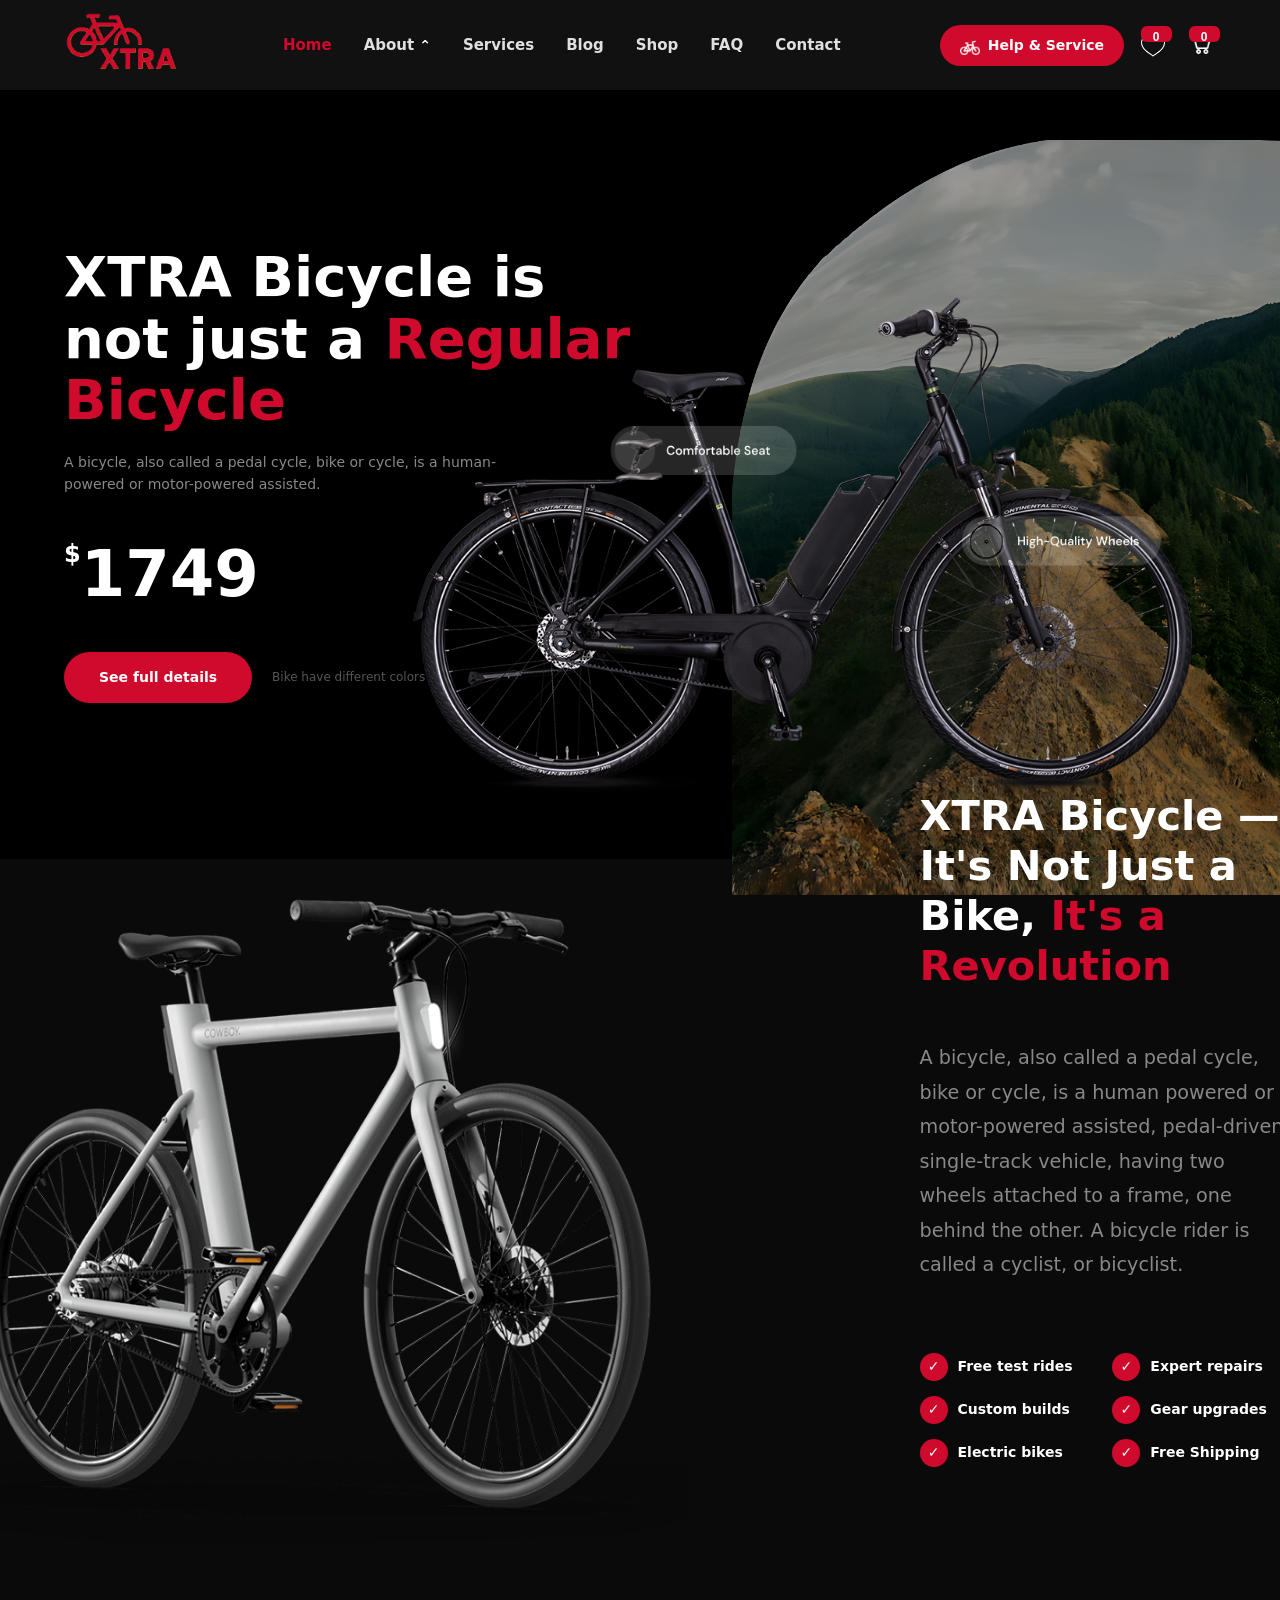
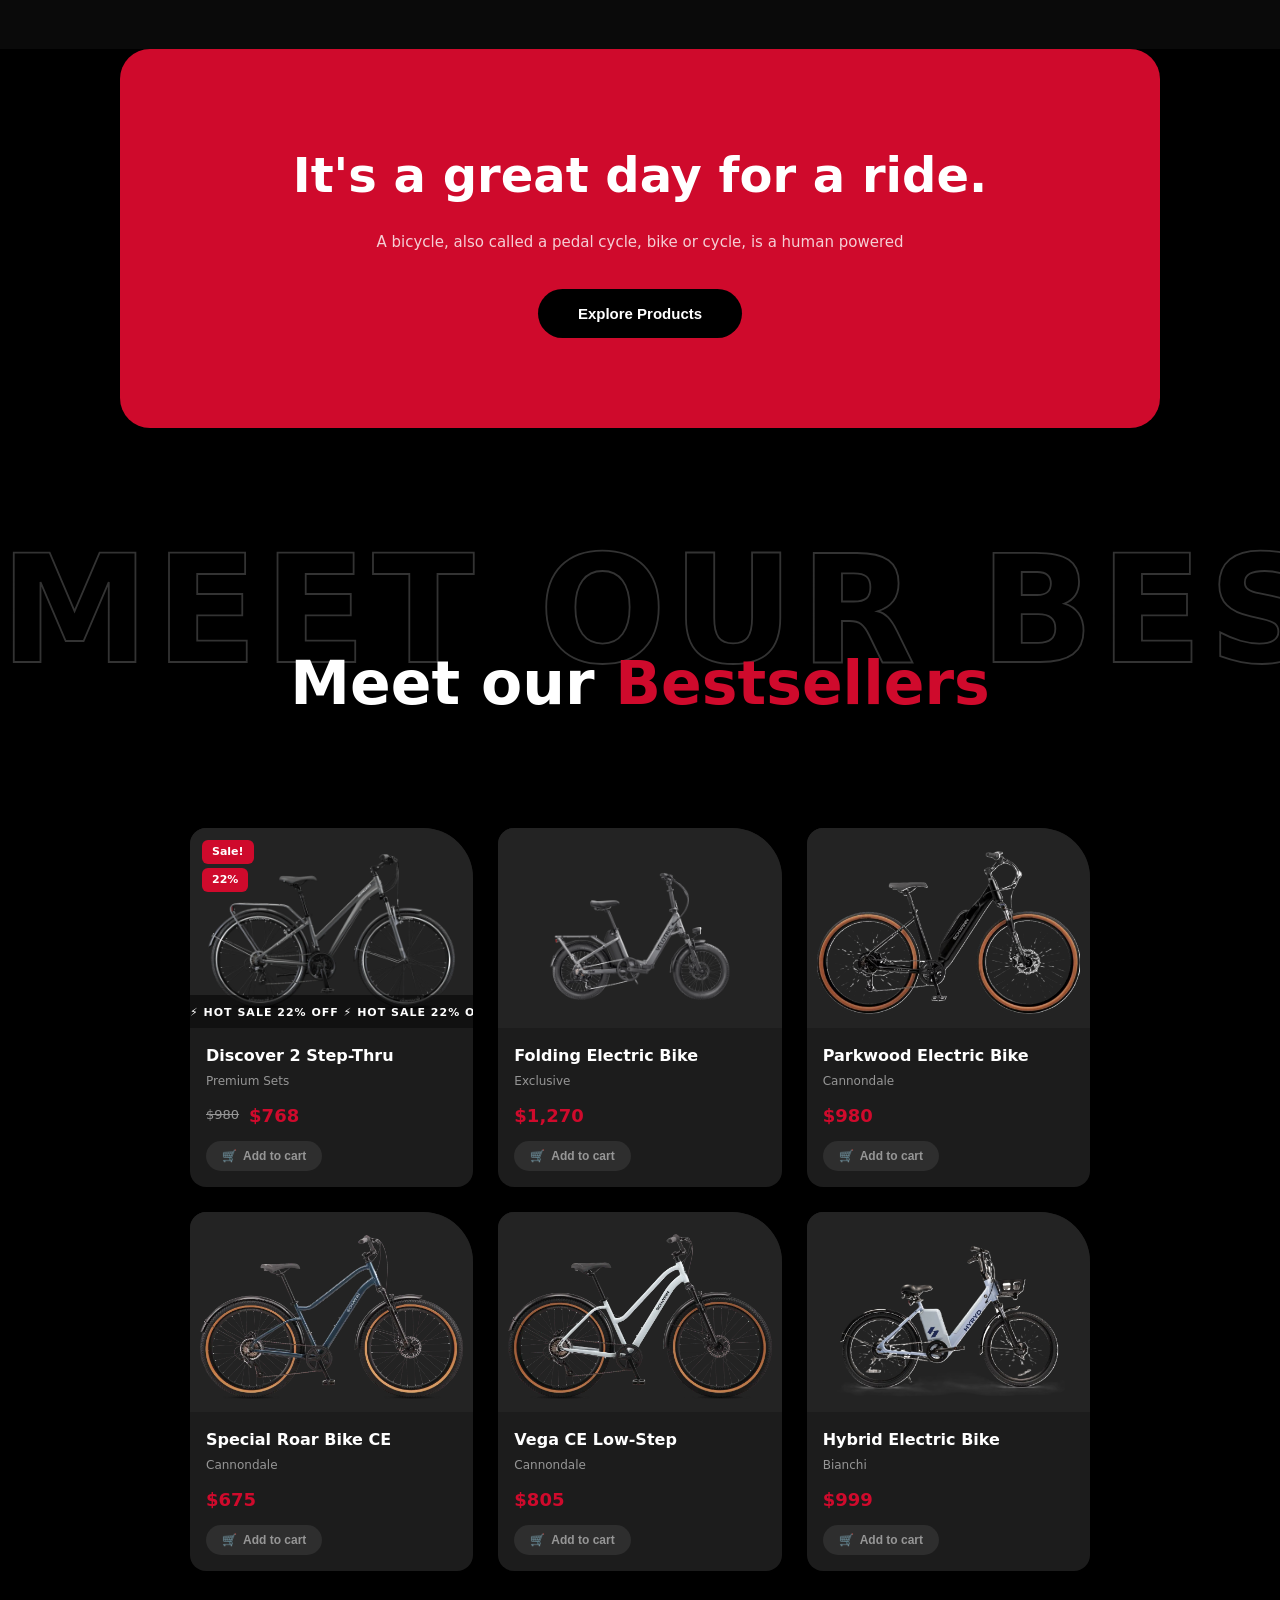
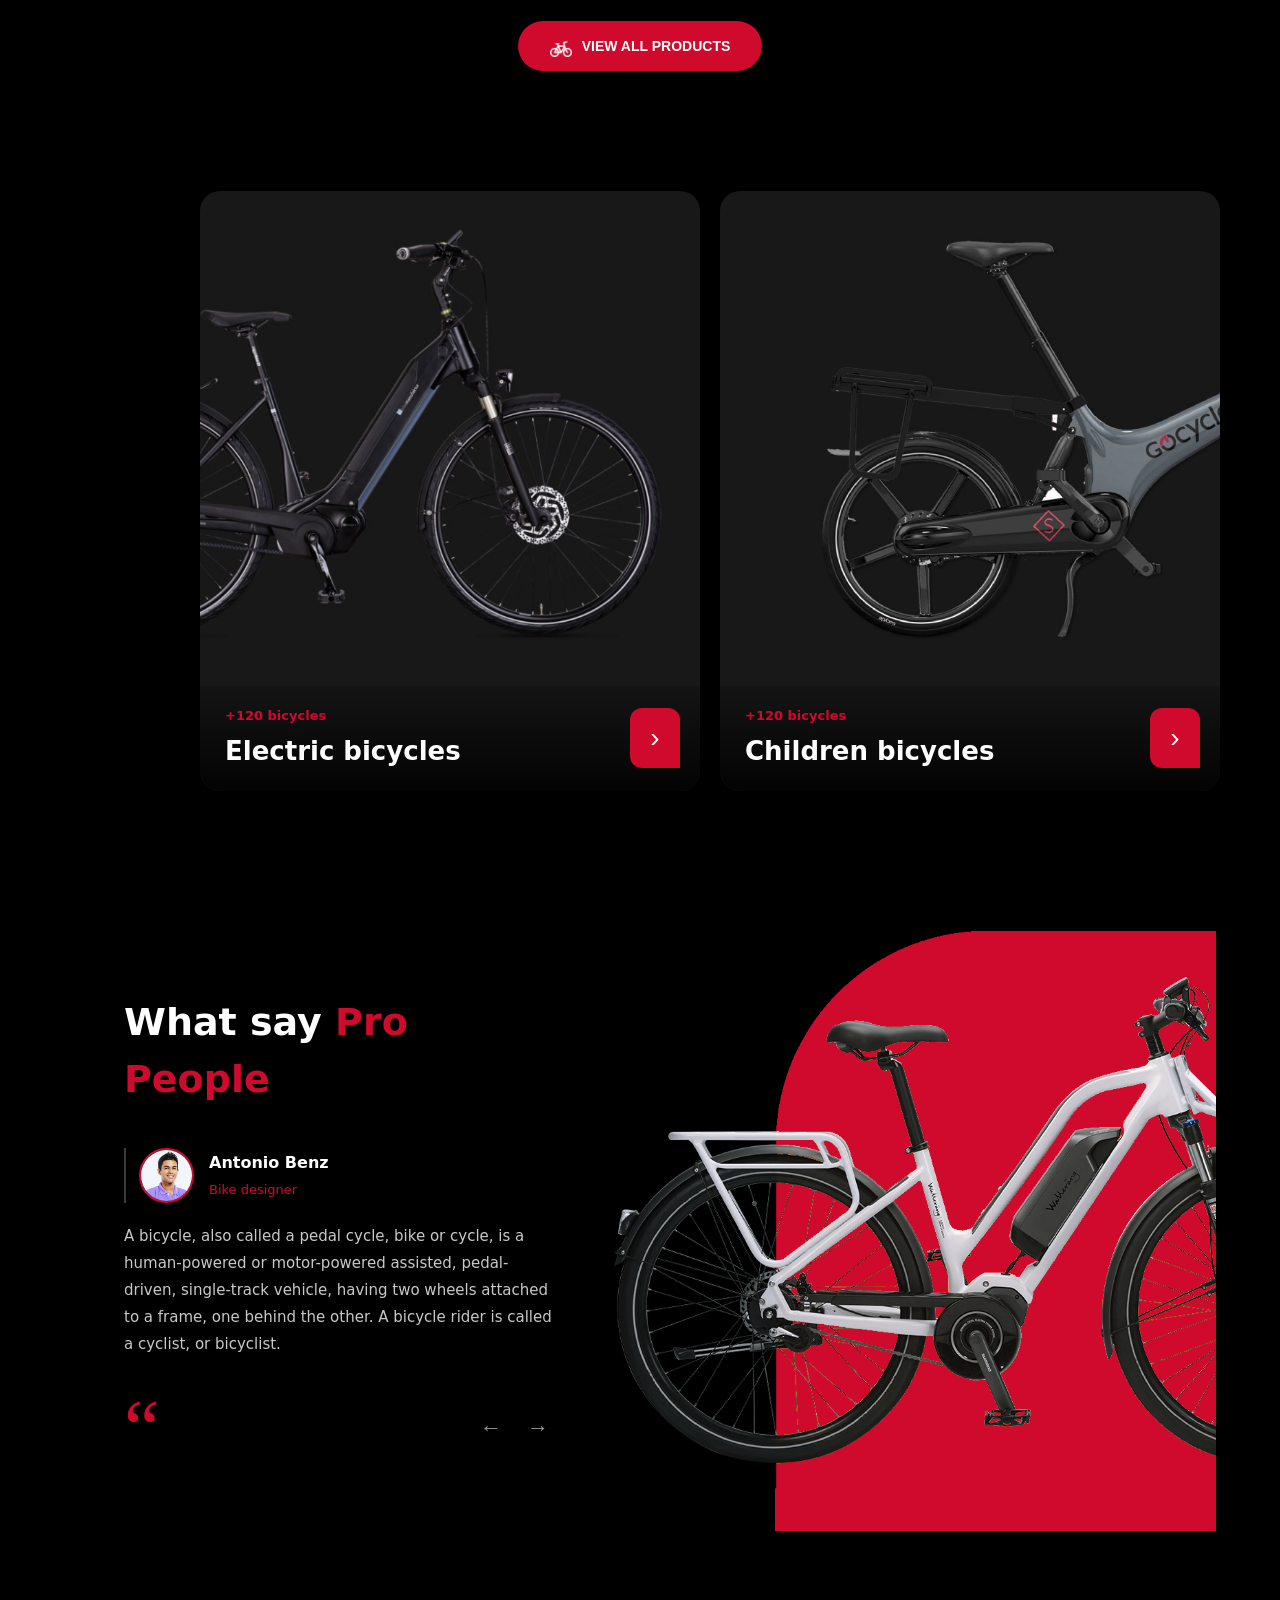
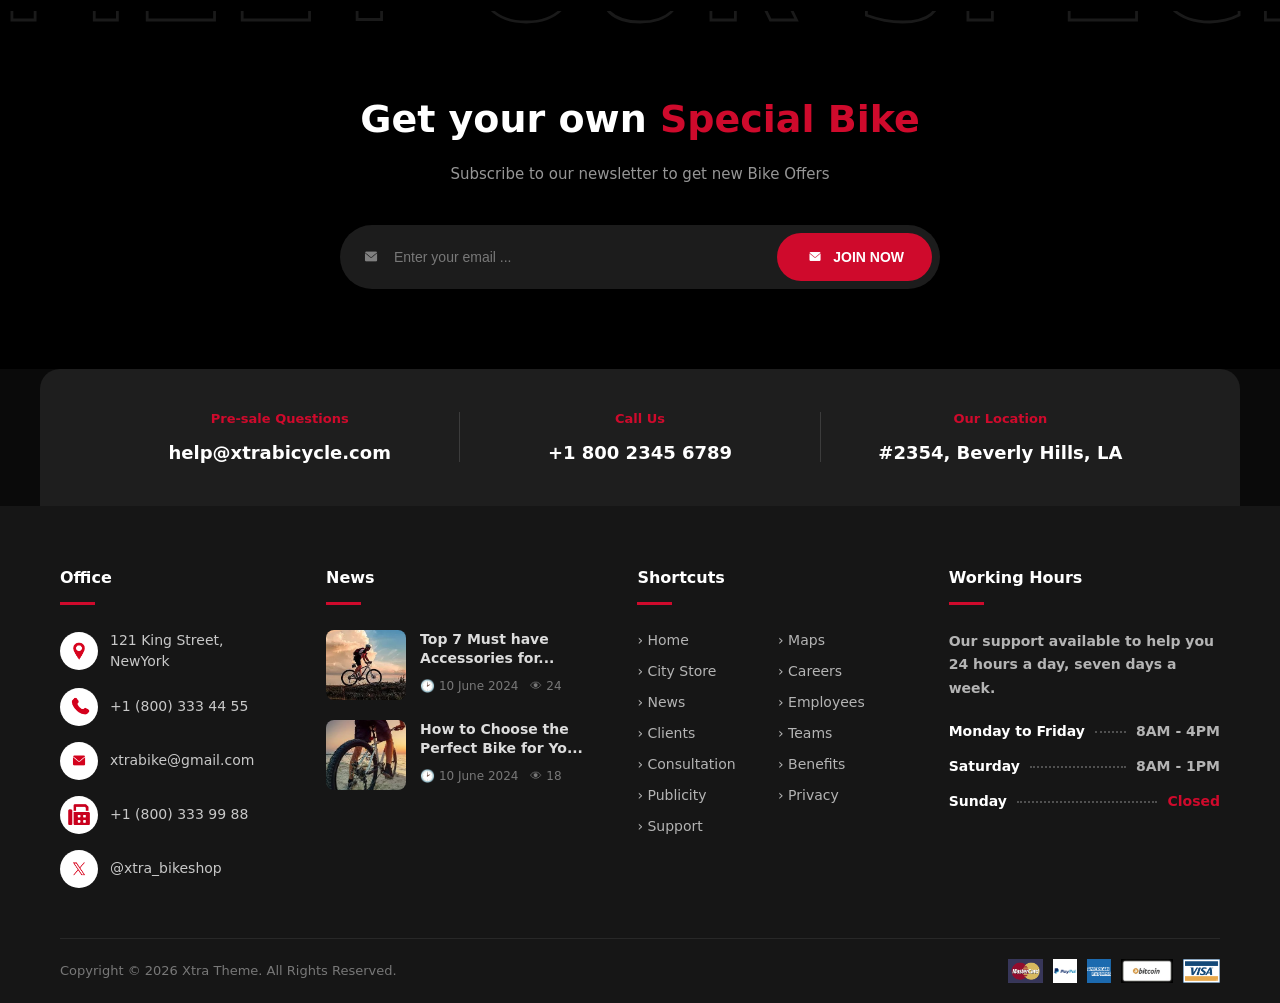
<file: index.html>
<!DOCTYPE html>
<html lang="en">

<head>
    <meta charset="UTF-8">
    <meta name="viewport" content="width=device-width, initial-scale=1.0">
    <title>Bike Shop</title>
    <link rel="stylesheet" href="style.css">
</head>

<body>

    <!-- ===== NAVBAR ===== -->
    <nav class="navbar">
        <div class="navbar__logo">
            <a href="index.html">
                <img src="assets/images/logo.png" alt="XTRA Logo">
            </a>
        </div>
        <ul class="navbar__links">

            <li class="navbar__item">
                <a href="index.html" class="navbar__link active">Home</a>
            </li>

            <li class="navbar__item navbar__item--dropdown">
                <a href="about.html" class="navbar__link">
                    About <span class="arrow-icon">&#8963;</span>
                </a>
                <ul class="dropdown">
                    <li><a href="#">Submenu 1</a></li>
                    <li class="dropdown__item--sub">
                        <a href="#">Dropdown menu <span>&#8250;</span></a>
                        <ul class="dropdown dropdown--sub">
                            <li><a href="#">Submenu 1</a></li>
                            <li><a href="#">Submenu 2</a></li>
                        </ul>
                    </li>
                    <li><a href="#">Submenu 2</a></li>
                </ul>
            </li>

            <li class="navbar__item">
                <a href="services.html" class="navbar__link">Services</a>
            </li>

            <li class="navbar__item">
                <a href="blog.html" class="navbar__link">Blog</a>
            </li>

            <li class="navbar__item">
                <a href="shop.html" class="navbar__link">Shop</a>
            </li>

            <li class="navbar__item">
                <a href="faq.html" class="navbar__link">FAQ</a>
            </li>

            <li class="navbar__item">
                <a href="contact.html" class="navbar__link">Contact</a>
            </li>

        </ul>
        <div class="navbar__actions">
            <a href="services.html" class="navbar__btn">
                <img src="assets/images/icons8-bike-48.png" alt="bike icon">
                Help & Service
            </a>
            <button class="navbar__icon-btn">
                <img src="assets/images/icons8-heart-50.png" alt="Wishlist">
                <span class="badge">0</span>
            </button>
            <button class="navbar__icon-btn">
                <img src="assets/images/icons8-cart-64.png" alt="Cart">
                <span class="badge">0</span>
            </button>
        </div>

    </nav>
    <!-- ===== END NAVBAR ===== -->

    <!-- ===== HERO SECTION ===== -->
    <section class="hero">

        <div class="hero__content">
            <h1 class="hero__title">
                XTRA Bicycle is not just a
                <span class="hero__title--highlight">Regular Bicycle</span>
            </h1>
            <p class="hero__desc">
                A bicycle, also called a pedal cycle, bike or cycle, is a
                human-powered or motor-powered assisted.
            </p>
            <div class="hero__price">
                <span class="hero__price--dollar">$</span>
                <span class="hero__price--number">1749</span>
            </div>
            <div class="hero__actions">
                <a href="#" class="hero__btn">See full details</a>
                <span class="hero__colors-text">Bike have different colors</span>
            </div>
        </div>

        <div class="hero__image-wrapper">
            <img src="assets/images/طبيعة.png" alt="Nature Background" class="hero__nature-bg">
            <img src="assets/images/بسكليت اسود.png" alt="XTRA Bike" class="hero__bike">
        </div>

    </section>
    <!-- ===== END HERO SECTION ===== -->

    <!-- ===== REVOLUTION SECTION ===== -->
    <section class="revolution">

        <div class="revolution__image-wrapper">
            <img src="assets/images/بسكليت ابيض القسم الثاني (2).png" alt="Silver Bike" class="revolution__bike">
        </div>

        <div class="revolution__content">
            <h2 class="revolution__title">
                XTRA Bicycle — It's Not
                Just a Bike, <span class="revolution__title--highlight">It's a Revolution</span>
            </h2>
            <p class="revolution__desc">
                A bicycle, also called a pedal cycle, bike or cycle, is a human
                powered or motor-powered assisted, pedal-driven, single-track
                vehicle, having two wheels attached to a frame, one behind the
                other. A bicycle rider is called a cyclist, or bicyclist.
            </p>
            <ul class="revolution__features">
                <li>
                    <span class="check-icon">&#10003;</span>
                    Free test rides
                </li>
                <li>
                    <span class="check-icon">&#10003;</span>
                    Expert repairs
                </li>
                <li>
                    <span class="check-icon">&#10003;</span>
                    Custom builds
                </li>
                <li>
                    <span class="check-icon">&#10003;</span>
                    Gear upgrades
                </li>
                <li>
                    <span class="check-icon">&#10003;</span>
                    Electric bikes
                </li>
                <li>
                    <span class="check-icon">&#10003;</span>
                    Free Shipping
                </li>
            </ul>
        </div>

    </section>
    <!-- ===== END REVOLUTION SECTION ===== -->

    <!-- ===== RIDE SECTION ===== -->
    <section class="ride">

        <div class="ride__card">

            <h2 class="ride__title">It's a great day for a ride.</h2>

            <p class="ride__desc">
                A bicycle, also called a pedal cycle, bike or cycle, is a human powered
            </p>

            <button class="ride__btn">
                <span class="ride__btn-text">Explore Products</span>
                <span class="ride__btn-arrow">&#8594;</span>
            </button>

        </div>

    </section>
    <!-- ===== END RIDE SECTION ===== -->

    <!-- ===== BESTSELLERS SECTION ===== -->
    <section class="bestsellers">
        <div class="bestsellers__marquee-bg">
            <span>MEET OUR BESTSELLERS &nbsp;&nbsp;&nbsp;</span>
            <span>MEET OUR BESTSELLERS &nbsp;&nbsp;&nbsp;</span>
            <span>MEET OUR BESTSELLERS &nbsp;&nbsp;&nbsp;</span>
            <span>MEET OUR BESTSELLERS &nbsp;&nbsp;&nbsp;</span>
            <span>MEET OUR BESTSELLERS &nbsp;&nbsp;&nbsp;</span>
            <span>MEET OUR BESTSELLERS &nbsp;&nbsp;&nbsp;</span>
            <span>MEET OUR BESTSELLERS &nbsp;&nbsp;&nbsp;</span>
            <span>MEET OUR BESTSELLERS &nbsp;&nbsp;&nbsp;</span>
        </div>
        <h2 class="bestsellers__title">
            Meet our <span class="bestsellers__title--highlight">Bestsellers</span>
        </h2>
        <!--1-->
        <div class="bestsellers__grid">
            <div class="product-card">
                <div class="product-card__image-wrapper">
                    <span class="product-card__badge product-card__badge--sale">Sale!</span>
                    <span class="product-card__badge product-card__badge--percent">22%</span>
                    <img src="assets/images/Discover.webp" alt="Discover 2 Step-Thru" class="product-card__img">
                    <div class="product-card__hot-marquee">
                        <span>⚡ HOT SALE 22% OFF ⚡ HOT SALE 22% OFF ⚡ HOT SALE 22% OFF ⚡ HOT SALE 22% OFF ⚡ HOT SALE 22%
                            OFF ⚡ HOT SALE 22% OFF ⚡</span>
                    </div>
                </div>
                <div class="product-card__info">
                    <h3 class="product-card__name">Discover 2 Step-Thru</h3>
                    <p class="product-card__brand">Premium Sets</p>
                    <div class="product-card__pricing">
                        <span class="product-card__old-price">$980</span>
                        <span class="product-card__price">$768</span>
                    </div>
                    <button class="product-card__btn">
                        <span>🛒</span> Add to cart
                    </button>
                </div>
            </div>
            <!--2-->
            <div class="product-card">
                <div class="product-card__image-wrapper">
                    <img src="assets/images/Folding.webp" alt="Folding Electric Bike" class="product-card__img">
                </div>
                <div class="product-card__info">
                    <h3 class="product-card__name">Folding Electric Bike</h3>
                    <p class="product-card__brand">Exclusive</p>
                    <div class="product-card__pricing">
                        <span class="product-card__price">$1,270</span>
                    </div>
                    <button class="product-card__btn">
                        <span>🛒</span> Add to cart
                    </button>
                </div>
            </div>

            <!--3-->
            <div class="product-card">
                <div class="product-card__image-wrapper">
                    <img src="assets/images/ParkWood.png" alt="Parkwood Electric Bike" class="product-card__img">
                </div>
                <div class="product-card__info">
                    <h3 class="product-card__name">Parkwood Electric Bike</h3>
                    <p class="product-card__brand">Cannondale</p>
                    <div class="product-card__pricing">
                        <span class="product-card__price">$980</span>
                    </div>
                    <button class="product-card__btn">
                        <span>🛒</span> Add to cart
                    </button>
                </div>
            </div>

            <!--4-->
            <div class="product-card">
                <div class="product-card__image-wrapper">
                    <img src="assets/images/da562.webp" alt="Special Roar Bike CE" class="product-card__img">
                </div>
                <div class="product-card__info">
                    <h3 class="product-card__name">Special Roar Bike CE</h3>
                    <p class="product-card__brand">Cannondale</p>
                    <div class="product-card__pricing">
                        <span class="product-card__price">$675</span>
                    </div>
                    <button class="product-card__btn">
                        <span>🛒</span> Add to cart
                    </button>
                </div>
            </div>

            <!--5-->
            <div class="product-card">
                <div class="product-card__image-wrapper">
                    <img src="assets/images/vega.webp" alt="Vega CE Low-Step" class="product-card__img">
                </div>
                <div class="product-card__info">
                    <h3 class="product-card__name">Vega CE Low-Step</h3>
                    <p class="product-card__brand">Cannondale</p>
                    <div class="product-card__pricing">
                        <span class="product-card__price">$805</span>
                    </div>
                    <button class="product-card__btn">
                        <span>🛒</span> Add to cart
                    </button>
                </div>
            </div>

            <!--6-->
            <div class="product-card">
                <div class="product-card__image-wrapper">
                    <img src="assets/images/Hybrid.png" alt="Hybrid Electric Bike" class="product-card__img">
                </div>
                <div class="product-card__info">
                    <h3 class="product-card__name">Hybrid Electric Bike</h3>
                    <p class="product-card__brand">Bianchi</p>
                    <div class="product-card__pricing">
                        <span class="product-card__price">$999</span>
                    </div>
                    <button class="product-card__btn">
                        <span>🛒</span> Add to cart
                    </button>
                </div>
            </div>

        </div>

        <div class="bestsellers__view-all">
            <button class="view-all-btn">
                <img src="assets/images/icons8-bike-48.png" alt="bike" class="view-all-btn__icon">
                <span class="view-all-btn__text view-all-btn__text--default">VIEW ALL PRODUCTS</span>
                <span class="view-all-btn__text view-all-btn__text--hover">Let's See New Bikes</span>
            </button>
        </div>
    </section>
    <!-- ===== END BESTSELLERS SECTION ===== -->

    <!-- ===== CATEGORIES SECTION ===== -->
    <section class="categories">

        <div class="category-card">
            <img src="assets/images/Electric.jpg" alt="Electric bicycles" class="category-card__img">
            <div class="category-card__footer">
                <div class="category-card__text">
                    <span class="category-card__count">+120 bicycles</span>
                    <h3 class="category-card__title">Electric bicycles</h3>
                </div>
                <button class="category-card__arrow-btn">
                    <span>&#8250;</span>
                </button>
            </div>
        </div>

        <div class="category-card">
            <img src="assets/images/Children.jpg" alt="Children bicycles" class="category-card__img">
            <div class="category-card__footer">
                <div class="category-card__text">
                    <span class="category-card__count">+120 bicycles</span>
                    <h3 class="category-card__title">Children bicycles</h3>
                </div>
                <button class="category-card__arrow-btn">
                    <span>&#8250;</span>
                </button>
            </div>
        </div>
    </section>
    <!-- ===== END CATEGORIES SECTION ===== -->

    <!-- ===== TESTIMONIALS SECTION ===== -->
    <section class="testimonials">
        <div class="testimonials__left">
            <h2 class="testimonials__title">
                What say <span class="testimonials__title--highlight">Pro People</span>
            </h2>
            <div class="testimonials__slider">
                <div class="testimonial-item active">
                    <div class="testimonial-item__author">
                        <img src="assets/images/Antonio.jpeg" alt="Antonio Benz" class="testimonial-item__photo">
                        <div>
                            <h4 class="testimonial-item__name">Antonio Benz</h4>
                            <span class="testimonial-item__role">Bike designer</span>
                        </div>
                    </div>
                    <p class="testimonial-item__text">
                        A bicycle, also called a pedal cycle, bike or cycle, is a human-powered
                        or motor-powered assisted, pedal-driven, single-track vehicle, having two
                        wheels attached to a frame, one behind the other. A bicycle rider is
                        called a cyclist, or bicyclist.
                    </p>
                </div>

                <div class="testimonial-item">
                    <div class="testimonial-item__author">
                        <img src="assets/images/Sarah.jpeg" alt="Sarah Lisgun" class="testimonial-item__photo">
                        <div>
                            <h4 class="testimonial-item__name">Sarah Lisgun</h4>
                            <span class="testimonial-item__role">Bike Rider</span>
                        </div>
                    </div>
                    <p class="testimonial-item__text">
                        A bicycle, also called a pedal cycle, bike or cycle, is a human-powered
                        or motor-powered assisted, pedal-driven, single-track vehicle, having two
                        wheels attached to a frame, one behind the other. A bicycle rider is
                        called a cyclist, or bicyclist.
                    </p>
                </div>

            </div>
            <div class="testimonials__footer">
                <span class="testimonials__quote">&#8220;</span>
                <div class="testimonials__arrows">
                    <button class="testimonials__arrow testimonials__arrow--prev">&#8592;</button>
                    <button class="testimonials__arrow testimonials__arrow--next">&#8594;</button>
                </div>
            </div>
        </div>
        <div class="testimonials__right">
            <img src="assets/images/special-offer (2).png" alt="Bike" class="testimonials__img">
        </div>

    </section>
    <!-- ===== END TESTIMONIALS SECTION ===== -->

    <!-- ===== NEWSLETTER SECTION ===== -->
    <section class="newsletter">

        <div class="newsletter__marquee-bg">
            <span>MEET OUR SPECIAL BIKES</span>
            <span>MEET OUR SPECIAL BIKES</span>
            <span>MEET OUR SPECIAL BIKES</span>
            <span>MEET OUR SPECIAL BIKES</span>
        </div>

        <div class="newsletter__content">
            <h2 class="newsletter__title">
                Get your own <span class="newsletter__title--highlight">Special Bike</span>
            </h2>
            <p class="newsletter__desc">
                Subscribe to our newsletter to get new Bike Offers
            </p>

            <div class="newsletter__form">
                <div class="newsletter__input-wrapper">
                    <img src="assets/images/بريد.png" alt="email" class="newsletter__email-icon">
                    <input type="email" class="newsletter__input" placeholder="Enter your email ...">
                </div>
                <button class="newsletter__btn">
                    <img src="assets/images/بريد.png" alt="email" class="newsletter__btn-icon">
                    <span class="newsletter__btn-text--default">JOIN NOW</span>
                    <span class="newsletter__btn-text--hover">JOIN NOW</span>
                </button>
            </div>

        </div>

    </section>
    <!-- ===== END NEWSLETTER SECTION ===== -->

    <!-- ===== CONTACT BAR ===== -->
    <div class="contact-bar">
        <div class="contact-bar__item">
            <span class="contact-bar__label">Pre-sale Questions</span>
            <a href="mailto:help@xtrabicycle.com" class="contact-bar__value">help@xtrabicycle.com</a>
        </div>
        <div class="contact-bar__divider"></div>
        <div class="contact-bar__item">
            <span class="contact-bar__label">Call Us</span>
            <a href="tel:+18002345679" class="contact-bar__value">+1 800 2345 6789</a>
        </div>
        <div class="contact-bar__divider"></div>
        <div class="contact-bar__item">
            <span class="contact-bar__label">Our Location</span>
            <a href="#" class="contact-bar__value">#2354, Beverly Hills, LA</a>
        </div>
    </div>
    <!-- ===== END CONTACT BAR ===== -->

    <!-- ===== FOOTER ===== -->
    <footer class="footer">

        <div class="footer__grid">

            <div class="footer__col">
                <h4 class="footer__col-title">Office</h4>
                <div class="footer__col-underline"></div>
                <ul class="footer__office-list">
                    <li>
                        <div class="footer__img-circle">
                            <img src="assets/images/موقع.png" alt="location">
                        </div>
                        <span>121 King Street, NewYork</span>
                    </li>
                    <li>
                        <div class="footer__img-circle">
                            <img src="assets/images/هاتف.png" alt="phone">
                        </div>
                        <a href="tel:+18003334455">+1 (800) 333 44 55</a>
                    </li>
                    <li>
                        <div class="footer__img-circle">
                            <img src="assets/images/بريد.png" alt="email">
                        </div>
                        <a href="mailto:xtrabike@gmail.com">xtrabike@gmail.com</a>
                    </li>
                    <li>
                        <div class="footer__img-circle">
                            <img src="assets/images/تلفون.png" alt="phone">
                        </div>
                        <a href="tel:+18003339988">+1 (800) 333 99 88</a>
                    </li>
                    <li>
                        <div class="footer__img-circle">
                            <img src="assets/images/اكس.png" alt="x">
                        </div>
                        <a href="#">@xtra_bikeshop</a>
                    </li>
                </ul>
            </div>

            <div class="footer__col">
                <h4 class="footer__col-title">News</h4>
                <div class="footer__col-underline"></div>
                <ul class="footer__news-list">
                    <li class="footer__news-item">
                        <div class="footer__news-img-wrapper">
                            <img src="assets/images/montain-biker.jpg" alt="News 1" class="footer__news-img">
                        </div>
                        <div class="footer__news-text">
                            <a href="#">Top 7 Must have Accessories for...</a>
                            <div class="footer__news-meta">
                                <span>&#128337; 10 June 2024</span>
                                <span>&#128065; 24</span>
                            </div>
                        </div>
                    </li>
                    <li class="footer__news-item">
                        <div class="footer__news-img-wrapper">
                            <img src="assets/images/images.jpeg" alt="News 2" class="footer__news-img">
                        </div>
                        <div class="footer__news-text">
                            <a href="#">How to Choose the Perfect Bike for Yo...</a>
                            <div class="footer__news-meta">
                                <span>&#128337; 10 June 2024</span>
                                <span>&#128065; 18</span>
                            </div>
                        </div>
                    </li>
                </ul>
            </div>

            <div class="footer__col">
                <h4 class="footer__col-title">Shortcuts</h4>
                <div class="footer__col-underline"></div>
                <div class="footer__shortcuts">
                    <ul class="footer__shortcuts-col">
                        <li><a href="#">&#8250; Home</a></li>
                        <li><a href="#">&#8250; City Store</a></li>
                        <li><a href="#">&#8250; News</a></li>
                        <li><a href="#">&#8250; Clients</a></li>
                        <li><a href="#">&#8250; Consultation</a></li>
                        <li><a href="#">&#8250; Publicity</a></li>
                        <li><a href="#">&#8250; Support</a></li>
                    </ul>
                    <ul class="footer__shortcuts-col">
                        <li><a href="#">&#8250; Maps</a></li>
                        <li><a href="#">&#8250; Careers</a></li>
                        <li><a href="#">&#8250; Employees</a></li>
                        <li><a href="#">&#8250; Teams</a></li>
                        <li><a href="#">&#8250; Benefits</a></li>
                        <li><a href="#">&#8250; Privacy</a></li>
                    </ul>
                </div>
            </div>

            <div class="footer__col">
                <h4 class="footer__col-title">Working Hours</h4>
                <div class="footer__col-underline"></div>
                <p class="footer__hours-desc">
                    Our support available to help you
                    24 hours a day, seven days a week.
                </p>
                <ul class="footer__hours-list">
                    <li>
                        <span class="footer__hours-day">Monday to Friday</span>
                        <span class="footer__hours-dots"></span>
                        <span class="footer__hours-time">8AM - 4PM</span>
                    </li>
                    <li>
                        <span class="footer__hours-day">Saturday</span>
                        <span class="footer__hours-dots"></span>
                        <span class="footer__hours-time">8AM - 1PM</span>
                    </li>
                    <li>
                        <span class="footer__hours-day">Sunday</span>
                        <span class="footer__hours-dots"></span>
                        <span class="footer__hours-time closed">Closed</span>
                    </li>
                </ul>
            </div>

        </div>

        <div class="footer__bottom">
            <p class="footer__copyright">Copyright © 2026 Xtra Theme. All Rights Reserved.</p>
            <div class="footer__payments">
                <img src="assets/images/Mastercard.png" alt="Mastercard">
                <img src="assets/images/PayPal.png" alt="PayPal">
                <img src="assets/images/American Express.png" alt="American Express">
                <img src="assets/images/bitcoin.jpeg" alt="bitcoin">
                <img src="assets/images/Visa.png" alt="Visa">
            </div>
        </div>

    </footer>
    <!-- ===== END FOOTER ===== -->
    <script src="script.js"></script>
</body>

</html>
</file>
<file: style.css>
/*HOME*/
/* ===== NAVBAR CSS ===== */
:root {
    --primary: rgb(207, 10, 44);
    --bg-dark: #1a1a1a;
    --bg-dropdown: rgb(207, 10, 44);
    --text-light: #ffffff;
    --text-nav: #e0e0e0;
    --navbar-height: 90px;
    --border-radius: 12px;
    --transition: 0.25s ease;
}

* {
    margin: 0;
    padding: 0;
    box-sizing: border-box;
}

body {
    background-color: var(--bg-dark);
    font-family: 'Segoe UI', sans-serif;
}

.navbar {
    display: flex;
    align-items: center;
    justify-content: space-between;
    background-color: #111111;
    padding: 0 60px;
    height: var(--navbar-height);
    position: relative;
    z-index: 1000;
}

.navbar__logo a {
    display: flex;
    align-items: center;
    text-decoration: none;
}

.navbar__logo img {
    height: 90px;
    width: auto;
    object-fit: contain;
    display: block;
    transition: filter var(--transition);
}

.navbar__links {
    display: flex;
    align-items: center;
    list-style: none;
    gap: 4px;
    margin: 0;
    padding: 0;
    height: 100%;
}

.navbar__item {
    position: relative;
    height: 100%;
    display: flex;
    align-items: center;
}

.navbar__link {
    display: flex;
    align-items: center;
    gap: 5px;
    color: var(--text-nav);
    text-decoration: none;
    font-size: 15px;
    font-weight: 600;
    padding: 0 14px;
    height: 100%;
    transition: color var(--transition);
    white-space: nowrap;
}

.navbar__link:hover,
.navbar__link.active {
    color: var(--primary);
}

.navbar__link .arrow-icon {
    font-style: normal;
    font-size: 14px;
    transition: transform var(--transition);
    display: inline-block;
}

.navbar__item--dropdown:hover .arrow-icon {
    transform: rotate(180deg);
}

.dropdown {
    display: none;
    position: absolute;
    top: 100%;
    left: 0;
    background-color: var(--bg-dropdown);
    border-radius: var(--border-radius);
    list-style: none;
    padding: 16px 0 10px 0;
    min-width: 190px;
    z-index: 999;
    box-shadow: 0 8px 24px rgba(0, 0, 0, 0.4);
}

.navbar__item--dropdown>.dropdown::before {
    content: '';
    position: absolute;
    top: -8px;
    left: 22px;
    border-width: 0 8px 8px 8px;
    border-style: solid;
    border-color: transparent transparent var(--bg-dropdown) transparent;
}

.navbar__item--dropdown:hover>.dropdown {
    display: block;
}

.dropdown li a {
    display: flex;
    align-items: center;
    justify-content: space-between;
    color: var(--text-light);
    text-decoration: none;
    font-size: 14px;
    font-weight: 500;
    padding: 10px 20px;
    transition: background-color var(--transition), color var(--transition);
    border-radius: 6px;
    margin: 2px 6px;
}

.dropdown li a:hover {
    background-color: rgba(255, 255, 255, 0.15);
    color: #ffffff;
}

.dropdown li a span {
    font-size: 18px;
    font-weight: 400;
}

.dropdown__item--sub {
    position: relative;
}

.dropdown--sub {
    display: none;
    position: absolute;
    top: -10px;
    left: 100%;
    padding-left: 10px;
    background-color: var(--bg-dropdown);
    border-radius: var(--border-radius);
    list-style: none;
    padding: 10px 0;
    min-width: 170px;
    z-index: 1000;
    box-shadow: 0 8px 24px rgba(0, 0, 0, 0.4);
}

.dropdown__item--sub:hover>.dropdown--sub {
    display: block;
}

.navbar__actions {
    display: flex;
    align-items: center;
    gap: 10px;
}

.navbar__btn {
    display: flex;
    align-items: center;
    gap: 8px;
    background-color: var(--primary);
    color: var(--text-light);
    text-decoration: none;
    font-size: 14px;
    font-weight: 700;
    padding: 10px 20px;
    border-radius: 50px;
    transition: background-color var(--transition), color var(--transition);
    white-space: nowrap;
}

.navbar__btn img {
    width: 20px;
    height: 20px;
    object-fit: contain;
    filter: brightness(0) invert(1);
    transition: filter var(--transition);
}

.navbar__btn:hover {
    background-color: #ffffff;
    color: var(--primary);
}

.navbar__btn:hover img {
    filter: brightness(0) saturate(100%) invert(11%) sepia(85%) saturate(5500%) hue-rotate(345deg) brightness(75%) contrast(110%);
}

.navbar__icon-btn {
    position: relative;
    background: none;
    border: none;
    cursor: pointer;
    padding: 6px;
    display: flex;
    align-items: center;
    justify-content: center;
    border-radius: 50%;
    transition: background-color var(--transition);
}

.navbar__icon-btn img {
    width: 26px;
    height: 26px;
    object-fit: contain;
    filter: brightness(0) invert(1);
    transition: filter var(--transition);
}

.navbar__icon-btn:hover img {
    filter: brightness(0) saturate(100%) invert(11%) sepia(85%) saturate(5500%) hue-rotate(345deg) brightness(75%) contrast(110%);
}

.badge {
    position: absolute;
    top: 0px;
    right: 0px;
    background-color: var(--primary);
    color: #ffffff;
    font-size: 10px;
    font-weight: 700;
    width: 16px;
    height: 16px;
    border-radius: 50%;
    display: flex;
    align-items: center;
    justify-content: center;
    pointer-events: none;
    line-height: 1;
}

section {
    background-color: #000;
    color: #fff;
    padding: 80px 5%;
    overflow-x: hidden;
}

/* ===== HERO SECTION ===== */
html,
body {
    margin: 0;
    padding: 0;
    width: 100%;
    overflow-x: hidden;
    background-color: #000;
}

body {
    overflow-x: hidden;
}

.hero {
    display: flex;
    align-items: center;
    justify-content: space-between;
    min-height: 80vh;
    padding: 50px 5%;
    background-color: #000;
    overflow: visible;
    position: relative;
    z-index: 2;
}

.revolution {
    position: relative;
    z-index: 3;
    background-color: transparent;
    overflow: visible;
}

.hero__content {
    flex: 1;
    z-index: 2;
}

.hero__title {
    font-size: 3.5rem;
    font-weight: 600;
    line-height: 1.1;
    margin-bottom: 20px;
}

.hero__title--highlight {
    color: rgb(207, 10, 44);
}

.hero__desc {
    color: #888;
    max-width: 450px;
    line-height: 1.6;
    margin-bottom: 30px;
}

.hero__price {
    display: flex;
    align-items: flex-start;
    font-weight: 600;
    margin-bottom: 30px;
}

.hero__price--dollar {
    font-size: 1.5rem;
    margin-top: 10px;
}

.hero__price--number {
    font-size: 4rem;
}

.hero__actions {
    display: flex;
    align-items: center;
    gap: 20px;
}

.hero__btn {
    background-color: rgb(207, 10, 44);
    color: #fff;
    text-decoration: none;
    padding: 15px 35px;
    border-radius: 50px;
    font-weight: bold;
    font-size: 14px;
    transition: 0.3s;
}

.hero__colors-text {
    font-size: 12px;
    color: #555;
}

.hero__image-wrapper {
    flex: 1;
    position: relative;
    display: flex;
    justify-content: center;
    align-items: center;
    overflow: visible;
    min-height: 600px;
}

.hero__nature-bg {
    position: absolute;
    top: 0;
    right: -15%;
    width: 99%;
    height: auto;
    min-height: 200px;
    z-index: 1;
    opacity: 0.8;
    pointer-events: none;

    mask-image: none;
    -webkit-mask-image: none;
    clip-path: none;
}

.hero__bike {
    width: 140%;
    z-index: 2;
    position: relative;
    margin-top: 150px;
    margin-right: 250px;
}

/* ===== REVOLUTION SECTION ===== */
.revolution {
    display: flex;
    align-items: center;
    gap: 50px;
}

.revolution__image-wrapper {
    flex: 1;
    display: flex;
    justify-content: flex-start;
    align-items: center;
    overflow: visible;
}

.revolution__bike {
    transform: scale(0.9) translateX(-10%) translateY(-100px);
    margin-left: -15%;
    position: relative;
    z-index: 5;
    opacity: 0;
    transform: scale(0.9) translateX(-300px) translateY(-100px);
    transition: transform 1.5s ease, opacity 1.5s ease;
}

.revolution__bike.slide-in {
    opacity: 1;
    transform: scale(0.9) translateX(-10%) translateY(-100px);
}

.revolution__content {
    position: relative;
    z-index: 10;
    flex: 1;
}

.revolution__title {
    font-size: 2.6rem;
    font-weight: 600;
    line-height: 1.2;
    position: relative;
    z-index: 10;
    transform: translateY(-220px);
    margin-bottom: 0px;
    margin-left: -47%;
}

.revolution__title--highlight {
    color: rgb(207, 10, 44);
}

.revolution__desc {
    color: #888;
    font-size: 1.2rem;
    line-height: 1.8;
    margin-bottom: 30px;
    transform: translateY(-170px);
    margin-left: -47%;

}

.revolution__features {
    list-style: none;
    padding: 0;
    display: grid;
    grid-template-columns: 1fr 1fr;
    gap: 15px;
    transform: translateY(-130px);
    margin-left: -47%;
}

.revolution__features li {
    display: flex;
    align-items: center;
    gap: 10px;
    font-weight: 650;
}

.check-icon {
    color: rgb(207, 10, 44);
    border: 2px solid rgb(207, 10, 44);
    width: 24px;
    height: 24px;
    display: flex;
    align-items: center;
    justify-content: center;
    border-radius: 50%;
    font-size: 14px;

}

@media (max-width: 992px) {

    .hero,
    .revolution {
        flex-direction: column;
        text-align: center;
    }

    .hero__desc,
    .revolution__desc {
        margin: 0 auto 30px;
    }

    .hero__actions {
        justify-content: center;
    }

    .revolution__features {
        grid-template-columns: 1fr;
    }
}

/* ===== RIDE SECTION ===== */
.ride {
    background-color: rgb(0, 0, 0);
    padding: 0 40px 60px 40px;
    margin-top: -100px;
}

.ride__card {
    background-color: rgb(207, 10, 44);
    border-radius: 30px;
    padding: 90px 40px;
    display: flex;
    flex-direction: column;
    align-items: center;
    justify-content: center;
    text-align: center;
    margin: 0 80px;
    position: relative;
    z-index: 10;
}

.ride__title {
    font-size: 48px;
    font-weight: 800;
    color: rgb(255, 255, 255);
    margin-bottom: 20px;
}

.ride__desc {
    font-size: 15px;
    color: rgba(255, 255, 255, 0.8);
    margin-bottom: 35px;
}

.ride__btn {
    background-color: rgb(0, 0, 0);
    color: rgb(255, 255, 255);
    border: none;
    padding: 16px 40px;
    border-radius: 50px;
    font-size: 15px;
    font-weight: 700;
    cursor: pointer;
    display: flex;
    align-items: center;
    gap: 0px;
    overflow: hidden;
    transition: gap 0.3s, padding 0.3s;
}

.ride__btn-arrow {
    opacity: 0;
    width: 0;
    transition: opacity 0.3s, width 0.3s;
}

.ride__btn:hover .ride__btn-arrow {
    opacity: 1;
    width: 20px;
}

.ride__btn:hover {
    gap: 10px;
}

/* ===== END RIDE SECTION ===== */
/* ===== BESTSELLERS SECTION ===== */
.bestsellers {
    background-color: rgb(0, 0, 0);
    padding: 150px 40px 60px 40px;
    position: relative;
    overflow: hidden;
}

.bestsellers__marquee-bg {
    position: absolute;
    top: 10px;
    left: 0;
    white-space: nowrap;
    display: flex;
    animation: marqueeScroll 20s linear infinite;
    z-index: 0;
}

.bestsellers__marquee-bg span {
    font-size: 150px;
    font-weight: 900;
    color: transparent;
    -webkit-text-stroke: 1.8px rgba(255, 255, 255, 0.2);
    text-transform: uppercase;
    letter-spacing: 6px;
    flex-shrink: 0;
}

@keyframes marqueeScroll {
    0% {
        transform: translateX(0);
    }

    100% {
        transform: translateX(-50%);
    }
}

.bestsellers__title {
    font-size: 60px;
    font-weight: 600;
    color: rgb(255, 255, 255);
    text-align: center;
    margin-bottom: 100px;
    position: relative;
    z-index: 1;
}

.bestsellers__title--highlight {
    color: rgb(207, 10, 44);
}

.bestsellers__grid {
    display: grid;
    grid-template-columns: repeat(3, 1fr);
    gap: 25px;
    position: relative;
    z-index: 1;
    max-width: 900px;
    margin: 0 auto;
}

.product-card {
    background-color: rgb(28, 28, 28);
    border-radius: 16px;
    border-top-right-radius: 50px;
    overflow: visible;
    transition: transform 0.3s;
    position: relative;
}



.product-card:hover {
    transform: translateY(-8px);
}

.product-card {
    border-top-right-radius: 50px;
}

.product-card__image-wrapper {
    position: relative;
    background-color: rgb(35, 35, 35);
    border-radius: 16px 50px 0 0;
    overflow: hidden;
    height: 200px;
}

.product-card__img {
    width: 100%;
    height: 120%;
    object-fit: contain;
    padding: 10px;
    transform: translateY(-15px);
    transition: transform 0.3s;
}

.product-card:hover .product-card__img {
    transform: translateY(-25px);
}

.product-card:hover .product-card__name {
    color: rgb(207, 10, 44);
}

.product-card__name:hover {
    color: rgb(207, 10, 44);
}

.product-card__badge {
    position: absolute;
    z-index: 2;
    font-size: 11px;
    font-weight: 700;
    padding: 4px 10px;
    border-radius: 6px;
}

.product-card__badge--sale {
    background-color: rgb(207, 10, 44);
    color: rgb(255, 255, 255);
    top: 12px;
    left: 12px;
}

.product-card__badge--percent {
    background-color: rgb(207, 10, 44);
    color: rgb(255, 255, 255);
    top: 40px;
    left: 12px;
}

.product-card__hot-marquee {
    position: absolute;
    bottom: 0;
    left: 0;
    width: 100%;
    background-color: rgba(0, 0, 0, 0.5);
    overflow: hidden;
    white-space: nowrap;
    padding: 6px 0;
}

.product-card__hot-marquee span {
    display: inline-block;
    color: rgb(255, 255, 255);
    font-size: 11px;
    font-weight: 700;
    letter-spacing: 1px;
    animation: hotMarquee 10s linear infinite;
}

@keyframes hotMarquee {
    0% {
        transform: translateX(0);
    }

    100% {
        transform: translateX(-50%);
    }
}

.product-card__info {
    padding: 16px;
}

.product-card__name {
    font-size: 16px;
    font-weight: 700;
    color: rgb(255, 255, 255);
    margin-bottom: 4px;
    cursor: pointer;
    transition: color 0.3s;
}

.product-card__name:hover {
    color: rgb(207, 10, 44);
}

.product-card__brand {
    font-size: 12px;
    color: rgb(150, 150, 150);
    margin-bottom: 12px;
}

.product-card__pricing {
    display: flex;
    align-items: center;
    gap: 10px;
    margin-bottom: 12px;
}

.product-card__old-price {
    font-size: 13px;
    color: rgb(150, 150, 150);
    text-decoration: line-through;
}

.product-card__price {
    font-size: 18px;
    font-weight: 700;
    color: rgb(207, 10, 44);
}

.product-card__pricing-row {
    display: flex;
    align-items: center;
    justify-content: space-between;
    margin-top: 12px;
}

.product-card__btn {
    background-color: rgba(255, 255, 255, 0.08);
    color: rgb(150, 150, 150);
    border: none;
    padding: 8px 16px;
    border-radius: 20px;
    font-size: 12px;
    font-weight: 600;
    cursor: pointer;
    transition: background-color 0.3s, color 0.3s;
    display: inline-flex;
    align-items: center;
    gap: 6px;
    width: auto;
}


.product-card:hover .product-card__btn {
    background-color: rgba(255, 255, 255, 0.15);
    color: rgb(255, 255, 255);
}

.product-card__btn:hover {
    background-color: rgb(207, 10, 44) !important;
    color: rgb(255, 255, 255) !important;
}

.product-card__btn:hover {
    background-color: rgba(207, 10, 44, 0.2);
    color: rgb(255, 255, 255);
}

.bestsellers__view-all {
    display: flex;
    justify-content: center;
    margin-top: 50px;
}

.view-all-btn {
    display: flex;
    align-items: center;
    gap: 10px;
    background-color: rgb(207, 10, 44);
    color: rgb(255, 255, 255);
    border: none;
    padding: 14px 32px;
    border-radius: 50px;
    font-size: 14px;
    font-weight: 700;
    cursor: pointer;
    transition: background-color 0.3s;
}

.view-all-btn__icon {
    width: 22px;
    filter: brightness(0) invert(1);
}

.view-all-btn__text--hover {
    display: none;
}

.view-all-btn:hover {
    background-color: rgb(0, 0, 0);
}

.view-all-btn:hover .view-all-btn__text--default {
    display: none;
}

.view-all-btn:hover .view-all-btn__text--hover {
    display: inline;
}

/* ===== END BESTSELLERS SECTION ===== */

/* ===== CATEGORIES SECTION ===== */
.categories {
    display: grid;
    grid-template-columns: 1fr 1fr;
    gap: 20px;
    padding: 60px 40px;
    background-color: rgb(0, 0, 0);
}

.categories {
    display: grid;
    grid-template-columns: 1fr 1fr;
    gap: 20px;
    padding: 60px 200px;
    background-color: rgb(0, 0, 0);
}

.category-card {
    position: relative;
    border-radius: 20px;
    overflow: hidden;
    height: 600px;
    width: 500px;
    cursor: pointer;

}

.category-card__img {
    width: 100%;
    height: 100%;
    object-fit: cover;
    transition: transform 0.4s;
}

.category-card:hover .category-card__img {
    transform: scale(1.05);
}

.category-card__footer {
    position: absolute;
    bottom: 0;
    left: 0;
    width: 100%;
    padding: 20px 20px 20px 25px;
    display: flex;
    align-items: center;
    justify-content: space-between;
    background: linear-gradient(to top, rgba(0, 0, 0, 0.85), transparent);
    background-color: rgba(20, 20, 20, 0.9);
}

.category-card__count {
    display: block;
    color: rgb(207, 10, 44);
    font-size: 13px;
    font-weight: 600;
    margin-bottom: 6px;
}

.category-card__title {
    color: rgb(255, 255, 255);
    font-size: 26px;
    font-weight: 800;
}

.category-card__arrow-btn {
    background-color: rgb(207, 10, 44);
    border: none;
    width: 50px;
    height: 60px;
    border-radius: 12px 12px 0 12px;
    font-size: 28px;
    color: rgb(255, 255, 255);
    cursor: pointer;
    display: flex;
    align-items: center;
    justify-content: center;
    transition: background-color 0.3s, color 0.3s;
    flex-shrink: 0;
}

.category-card__arrow-btn:hover {
    background-color: rgb(255, 255, 255);
    color: rgb(207, 10, 44);
}

/* ===== END CATEGORIES SECTION ===== */
/* ===== TESTIMONIALS SECTION ===== */
.testimonials {
    display: flex;
    align-items: center;
    background-color: rgb(0, 0, 0);
    min-height: 600px;
    overflow: hidden;
}

.testimonials__left {
    flex: 1;
    padding: 60px 60px;
    max-width: 550px;
}

.testimonials__title {
    font-size: 38px;
    font-weight: 800;
    color: rgb(255, 255, 255);
    margin-bottom: 40px;
}

.testimonials__title--highlight {
    color: rgb(207, 10, 44);
}

.testimonials__slider {
    position: relative;
    margin-bottom: 30px;
    overflow: hidden;
}

.testimonial-item {
    display: none;
    animation: slideIn 0.5s ease;

}

.testimonial-item.active {
    display: block;
}

@keyframes slideIn {
    from {
        opacity: 0;
        transform: translateX(60px);
    }

    to {
        opacity: 1;
        transform: translateX(0);
    }
}

@keyframes slideOut {
    from {
        opacity: 1;
        transform: translateX(0);
    }

    to {
        opacity: 0;
        transform: translateX(-60px);
    }
}

.testimonial-item__author {
    display: flex;
    align-items: center;
    gap: 15px;
    margin-bottom: 20px;
    position: relative;
    padding-left: 15px;
}

.testimonial-item__author::before {
    content: '';
    position: absolute;
    left: 0;
    top: 0;
    height: 100%;
    width: 2px;
    background-color: rgb(60, 60, 60);
}

.testimonial-item__photo {
    width: 55px;
    height: 55px;
    border-radius: 50%;
    object-fit: cover;
    border: 2px solid rgb(207, 10, 44);
}

.testimonial-item__name {
    font-size: 16px;
    font-weight: 700;
    color: rgb(255, 255, 255);
    margin-bottom: 4px;
}

.testimonial-item__role {
    font-size: 13px;
    color: rgb(207, 10, 44);
    font-weight: 500;
}

.testimonial-item__text {
    font-size: 15px;
    color: rgb(200, 200, 200);
    line-height: 1.8;
}

.testimonials__footer {
    display: flex;
    align-items: center;
    justify-content: space-between;
    margin-top: 30px;
}

.testimonials__quote {
    font-size: 80px;
    color: rgb(207, 10, 44);
    line-height: 1;
    font-family: Georgia, serif;
}

.testimonials__arrows {
    display: flex;
    align-items: center;
    gap: 15px;
}

.testimonials__arrow {
    background: none;
    border: none;
    color: rgb(150, 150, 150);
    font-size: 22px;
    cursor: pointer;
    transition: color 0.3s;
    padding: 5px;
}

.testimonials__arrow:hover {
    color: rgb(207, 10, 44);
}

.testimonials__right {
    flex: 1;
    display: flex;
    align-items: center;
    justify-content: flex-end;
    height: 600px;
    overflow: hidden;
}

.testimonials__img {
    height: 100%;
    width: 100%;
    object-fit: cover;
    object-position: left center;
}

/* ===== END TESTIMONIALS SECTION ===== */
/* ===== NEWSLETTER SECTION ===== */
.newsletter {
    background-color: rgb(0, 0, 0);
    padding: 80px 40px;
    position: relative;
    overflow: hidden;
    text-align: center;
}

.newsletter__marquee-bg {
    position: absolute;
    top: -10%;
    left: 0;
    transform: translateY(-50%);
    white-space: nowrap;
    display: flex;
    animation: marqueeScroll 10s linear infinite;
    z-index: 0;
}


.newsletter__marquee-bg span {
    font-size: 130px;
    font-weight: 900;
    color: transparent;
    -webkit-text-stroke: 2.8px rgba(255, 255, 255, 0.1);
    text-transform: uppercase;
    letter-spacing: 6px;
    flex-shrink: 0;
    padding-right: 60px;
}

.newsletter__content {
    position: relative;
    z-index: 1;
}

.newsletter__title {
    font-size: 38px;
    font-weight: 800;
    color: rgb(255, 255, 255);
    margin-bottom: 15px;
}

.newsletter__title--highlight {
    color: rgb(207, 10, 44);
}

.newsletter__desc {
    font-size: 15px;
    color: rgb(150, 150, 150);
    margin-bottom: 40px;
}

.newsletter__form {
    display: flex;
    align-items: center;
    justify-content: center;
    gap: 0;
    max-width: 600px;
    margin: 0 auto;
    background-color: rgb(28, 28, 28);
    border-radius: 50px;
    padding: 8px 8px 8px 20px;
}

.newsletter__input-wrapper {
    display: flex;
    align-items: center;
    gap: 12px;
    flex: 1;
}

.newsletter__email-icon {
    width: 22px;
    height: 22px;
    object-fit: contain;
    filter: brightness(0) invert(0.5);
}

.newsletter__input {
    background: none;
    border: none;
    outline: none;
    color: rgb(255, 255, 255);
    font-size: 14px;
    width: 100%;
}

.newsletter__input::placeholder {
    color: rgb(120, 120, 120);
}

.newsletter__btn {
    display: flex;
    align-items: center;
    gap: 8px;
    background-color: rgb(207, 10, 44);
    color: rgb(255, 255, 255);
    border: none;
    padding: 14px 28px;
    border-radius: 50px;
    font-size: 14px;
    font-weight: 700;
    cursor: pointer;
    transition: background-color 0.3s, color 0.3s;
    white-space: nowrap;
}

.newsletter__btn:hover {
    background-color: rgb(255, 255, 255);
    color: rgb(207, 10, 44);
}

.newsletter__btn-icon {
    width: 20px;
    filter: brightness(0) invert(1);
    transition: filter 0.3s;
}

.newsletter__btn:hover .newsletter__btn-icon {
    filter: brightness(0) saturate(100%) invert(11%) sepia(85%) saturate(5500%) hue-rotate(345deg) brightness(75%) contrast(110%);
}

.newsletter__btn-text--hover {
    display: none;
}

/* ===== END NEWSLETTER SECTION ===== */
/* ===== CONTACT BAR ===== */
.contact-bar {
    background-color: rgb(30, 30, 30);
    border-radius: 20px 20px 0 0;
    padding: 40px 60px;
    display: grid;
    grid-template-columns: 1fr auto 1fr auto 1fr;
    align-items: center;
    text-align: center;
    margin: 0 40px;
}

.contact-bar__item {
    padding: 0 20px;
}

.contact-bar__label {
    display: block;
    color: rgb(207, 10, 44);
    font-size: 13px;
    font-weight: 600;
    margin-bottom: 10px;
}

.contact-bar__value {
    display: block;
    color: rgb(255, 255, 255);
    font-size: 18px;
    font-weight: 700;
    text-decoration: none;
    transition: color 0.3s;
}

.contact-bar__value:hover {
    color: rgb(207, 10, 44);
}

.contact-bar__divider {
    width: 1px;
    height: 50px;
    background-color: rgb(60, 60, 60);
}

.footer {
    background-color: rgb(22, 22, 22);
    padding: 60px 60px 0 60px;
}

.footer__grid {
    display: grid;
    grid-template-columns: 1fr 1.2fr 1.2fr 1.2fr;
    gap: 40px;
    padding-bottom: 50px;
}

.footer__col-title {
    font-size: 16px;
    font-weight: 700;
    color: rgb(255, 255, 255);
    margin-bottom: 12px;
}

.footer__col-underline {
    width: 35px;
    height: 3px;
    background-color: rgb(207, 10, 44);
    margin-bottom: 25px;
}

.footer__office-list {
    list-style: none;
    display: flex;
    flex-direction: column;
    gap: 16px;
}

.footer__office-list li {
    display: flex;
    align-items: center;
    gap: 12px;
    color: rgb(200, 200, 200);
    font-size: 14px;
    cursor: pointer;
    transition: color 0.3s;
}

.footer__office-list li:hover {
    color: rgb(255, 255, 255);
}


.footer__img-circle {
    width: 38px;
    height: 38px;
    background-color: rgb(255, 255, 255);
    border-radius: 50%;
    display: flex;
    align-items: center;
    justify-content: center;
    flex-shrink: 0;
    transition: background-color 0.3s;
    overflow: hidden;
}

.footer__img-circle img {
    width: 22px;
    height: 22px;
    object-fit: contain;
    transition: filter 0.3s;
}

.footer__office-list li:hover .footer__img-circle {
    background-color: rgb(207, 10, 44);
}

.footer__office-list li:hover .footer__img-circle img {
    filter: brightness(0) invert(1);
}

.footer__office-list li a {
    text-decoration: none;
    color: inherit;
}

.footer__news-list {
    list-style: none;
    display: flex;
    flex-direction: column;
    gap: 20px;
}

.footer__news-item {
    display: flex;
    gap: 14px;
    align-items: flex-start;
    cursor: pointer;
}

.footer__news-img-wrapper {
    width: 80px;
    height: 70px;
    border-radius: 8px;
    overflow: hidden;
    flex-shrink: 0;
    position: relative;
}

.footer__news-img {
    width: 100%;
    height: 100%;
    object-fit: cover;
    transition: transform 0.3s;
}

.footer__news-item:hover .footer__news-img {
    transform: scale(1.1);
}

.footer__news-img-wrapper::after {
    content: '🔗';
    position: absolute;
    top: 50%;
    left: 50%;
    transform: translate(-50%, -50%);
    background-color: rgb(207, 10, 44);
    width: 30px;
    height: 30px;
    border-radius: 50%;
    display: flex;
    align-items: center;
    justify-content: center;
    font-size: 12px;
    opacity: 0;
    transition: opacity 0.3s;
}

.footer__news-item:hover .footer__news-img-wrapper::after {
    opacity: 1;
}

.footer__news-text a {
    text-decoration: none;
    color: rgb(220, 220, 220);
    font-size: 14px;
    font-weight: 600;
    line-height: 1.4;
    display: block;
    margin-bottom: 8px;
    transition: color 0.3s;
}

.footer__news-item:hover .footer__news-text a {
    color: rgb(207, 10, 44);
}

.footer__news-meta {
    display: flex;
    gap: 12px;
    color: rgb(120, 120, 120);
    font-size: 12px;
}

.footer__shortcuts {
    display: grid;
    grid-template-columns: 1fr 1fr;
    gap: 8px 10px;
}

.footer__shortcuts-col {
    list-style: none;
    display: flex;
    flex-direction: column;
    gap: 10px;
}

.footer__shortcuts-col li a {
    text-decoration: none;
    color: rgb(180, 180, 180);
    font-size: 14px;
    transition: color 0.3s, padding-left 0.2s;
    display: block;
}

.footer__shortcuts-col li a:hover {
    color: rgb(207, 10, 44);
    padding-left: 5px;
}

.footer__hours-desc {
    color: rgb(180, 180, 180);
    font-size: 14px;
    line-height: 1.7;
    font-weight: 600;
    margin-bottom: 20px;
}

.footer__hours-list {
    list-style: none;
    display: flex;
    flex-direction: column;
    gap: 14px;
}

.footer__hours-list li {
    display: flex;
    align-items: center;
    justify-content: space-between;
    font-size: 14px;
}

.footer__hours-day {
    color: rgb(255, 255, 255);
    font-weight: 600;
}

.footer__hours-dots {
    flex: 1;
    border-bottom: 2px dotted rgb(80, 80, 80);
    margin: 0 10px;
}

.footer__hours-time {
    color: rgb(180, 180, 180);
    font-weight: 600;
}

.footer__hours-time.closed {
    color: rgb(207, 10, 44);
}

.footer__bottom {
    border-top: 1px solid rgb(40, 40, 40);
    padding: 20px 0;
    display: flex;
    align-items: center;
    justify-content: space-between;
}

.footer__copyright {
    color: rgb(120, 120, 120);
    font-size: 13px;
}

.footer__payments {
    display: flex;
    align-items: center;
    gap: 10px;
}

.footer__payments img {
    height: 24px;
    object-fit: contain;
    filter: grayscale(0.3);
    transition: filter 0.3s;
}

.footer__payments img:hover {
    filter: grayscale(0);
}

/* ===== END FOOTER ===== */
/* ===== RESPONSIVE ===== */
@media (max-width: 768px) {

    .navbar {
        padding: 0 20px;
        height: 65px;
    }

    .navbar__links {
        display: none;
    }

    .navbar__btn {
        display: none;
    }

    .navbar__logo img {
        width: 80px;
    }

    .hero {
        flex-direction: column;
        padding: 40px 20px;
        min-height: auto;
        overflow: hidden;
    }

    .hero__content {
        width: 100%;
        max-width: 100%;
        padding: 0;
        text-align: center;
        position: relative;
        z-index: 3;
    }

    .hero__title {
        font-size: 26px;
    }

    .hero__price--number {
        font-size: 38px;
    }

    .hero__actions {
        justify-content: center;
        flex-wrap: wrap;
    }

    .hero__image-wrapper {
        width: 100%;
        height: 300px;
        position: relative;
        margin-top: 20px;
    }

    .hero__nature-bg {
        position: absolute;
        width: 100%;
        height: 100%;
        object-fit: cover;
        right: 0;
        top: 0;
        border-radius: 20px;
    }

    .hero__bike {
        position: absolute;
        width: 110%;
        bottom: 0;
        left: -5%;
        right: auto;
        z-index: 2;
    }

    .hero__tooltip {
        display: none;
    }

    .revolution {
        flex-direction: column;
        padding: 40px 20px;
        overflow: hidden;
        position: relative;
    }

    .revolution__image-wrapper {
        width: 100%;
        height: 280px;
        overflow: hidden;
        position: relative;
        z-index: 0;
    }

    .revolution__bike {
        width: 100% !important;
        height: 100% !important;
        object-fit: contain !important;
        margin-left: 0 !important;
        transform: none !important;
        opacity: 1 !important;
        position: static !important;
    }

    .revolution__bike.slide-in {
        transform: none !important;
    }

    .revolution__content {
        width: 100%;
        max-width: 100%;
        text-align: center;
        margin-top: 20px;
        position: relative;
        z-index: 1;
    }

    .revolution__title {
        font-size: 24px;
    }

    .revolution__features {
        grid-template-columns: 1fr;
        text-align: left;
        display: inline-grid;
    }

    .ride {
        padding: 0 20px 40px 20px;
    }

    .ride__card {
        margin: 0;
        padding: 40px 20px;
        border-radius: 20px;
    }

    .ride__title {
        font-size: 28px;
    }

    .bestsellers {
        padding: 60px 20px;
    }

    .bestsellers__grid {
        grid-template-columns: 1fr;
        max-width: 100%;
    }

    .bestsellers__title {
        font-size: 26px;
    }

    .bestsellers__marquee-bg span {
        font-size: 60px;
    }

    .categories {
        grid-template-columns: 1fr;
        padding: 40px 20px;
    }

    .category-card {
        height: 300px;
    }

    .testimonials {
        flex-direction: column;
    }

    .testimonials__left {
        padding: 40px 20px;
        max-width: 100%;
    }

    .testimonials__title {
        font-size: 26px;
    }

    .testimonials__right {
        width: 100%;
        height: 300px;
    }

    .testimonials__img {
        object-position: center;
    }

    .newsletter {
        padding: 60px 20px;
    }

    .newsletter__title {
        font-size: 26px;
    }

    .newsletter__form {
        flex-direction: column;
        border-radius: 20px;
        padding: 15px;
        gap: 10px;
    }

    .newsletter__btn {
        width: 100%;
        justify-content: center;
    }

    .contact-bar {
        grid-template-columns: 1fr;
        margin: 0;
        border-radius: 0;
        padding: 30px 20px;
        gap: 20px;
    }

    .contact-bar__divider {
        width: 100%;
        height: 1px;
    }

    .footer {
        padding: 40px 20px 0 20px;
    }

    .footer__grid {
        grid-template-columns: 1fr;
        gap: 30px;
    }

    .footer__bottom {
        flex-direction: column;
        gap: 15px;
        text-align: center;
    }

    .footer__payments {
        flex-wrap: wrap;
        justify-content: center;
    }

    .footer__shortcuts {
        grid-template-columns: 1fr 1fr;
    }
}

/* ===== END RESPONSIVE ===== */

/*ABOUT*/
/*القسم الاول اباوت*/
:root {
    --primary-red: rgb(207, 10, 44);
    --main-bg: #000000;
    --text-white: #ffffff;
    --text-gray: #b0b0b0;
    --transition: all 0.3s ease;
}

.about-hero {
    background-color: var(--main-bg);
    padding: 80px 0;
    color: var(--text-white);
    overflow: hidden;
}

.container {
    max-width: 1200px;
    margin: 0 auto;
    padding: 0 20px;
}

.about-content-wrapper {
    display: flex;
    align-items: center;
    gap: 30px;
    position: relative;
}

.about-image {
    flex: 1.2;
    position: relative;
    left: -200px;
}

.about-image img {
    width: 110%;
    height: auto;
    object-fit: contain;
    filter: drop-shadow(0 10px 20px rgba(0, 0, 0, 0.5));
}

.about-text {
    flex: 0.8;
    padding-right: 20px;
    z-index: 2;
}

.about-text h3 {
    font-size: 2.5rem;
    margin-bottom: 25px;
    letter-spacing: -1px;

}

.about-text h3 span {
    color: var(--primary-red);
}

.about-text p {
    color: var(--text-gray);
    line-height: 1.8;
    margin-bottom: 40px;
    font-size: 0.9rem;
    max-width: 100%;
    letter-spacing: 0.2px;
}

.features-list {
    list-style: none;
    padding: 0;
}

.feature-item {
    display: flex;
    align-items: center;
    margin-bottom: 22px;
    cursor: pointer;
}

.icon-circle {
    width: 38px;
    height: 38px;
    background-color: var(--primary-red);
    border-radius: 50%;
    display: flex;
    justify-content: center;
    align-items: center;
    margin-right: 20px;
    transition: var(--transition);
}

.arrow-icon {
    color: white;
    font-style: normal;
    font-size: 18px;
    font-weight: bold;
}

.feature-name {
    font-size: 1.1rem;
    font-weight: 500;
    transition: var(--transition);
}

.feature-item:hover .icon-circle {
    transform: scale(1.2);
}

.feature-item:hover .feature-name {
    color: var(--primary-red);
}

@media (max-width: 768px) {
    .about-hero {
        padding: 40px 0;
    }

    .about-content-wrapper {
        flex-direction: column;
        text-align: center;
        gap: 30px;
    }

    .about-text h3 {
        font-size: 1.8rem;
    }

    .about-text {
        width: 100%;
        padding-right: 0;
    }

    .about-text p {
        max-width: 100%;
        margin-left: auto;
        margin-right: auto;
    }

    .features-list {
        display: inline-block;
        text-align: left;
    }

    .feature-item {
        justify-content: flex-start;
        margin-bottom: 20px;
    }

    .about-image {
        left: 0;
        width: 100%;
        display: flex;
        justify-content: center;
    }

    .about-image img {
        width: 90%;
    }
}

/* --- القسم الثاني: About Story --- */
.about-story {
    position: relative;
    min-height: 800px;
    background-color: #000;
    color: #fff;
    overflow: hidden;
    padding: 100px 0;
}

.story-bg-overlay {
    position: absolute;
    top: 0;
    left: 0;
    width: 100%;
    height: 100%;
    z-index: 1;
}

.bg-image {
    width: 100%;
    height: 100%;
    object-fit: cover;
    opacity: 0.8;
}

.diagonal-shape {
    position: absolute;
    top: 0;
    left: -15%;
    width: 60%;
    height: 100%;
    background: rgba(0, 0, 0, 0.85);
    transform: skewX(-15deg);
    border-right: 2px solid var(--primary-red);
    backdrop-filter: blur(5px);
}

.story-wrapper {
    position: relative;
    z-index: 2;
}

.story-info {
    position: relative;
    z-index: 3;
    max-width: 500px;
    margin-left: 20px;
}

.story-info h2 {
    font-size: 3rem;
    font-weight: bold;
    margin-bottom: 20px;
}

.story-info h2 span {
    color: var(--primary-red);
}

.story-info p {
    color: var(--text-gray);
    line-height: 1.8;
    margin-bottom: 30px;
}

.story-actions {
    display: flex;
    align-items: center;
    gap: 20px;
}

.btn-primary {
    background-color: var(--primary-red);
    color: white;
    padding: 12px 30px;
    border-radius: 30px;
    text-decoration: none;
    font-weight: bold;
    transition: var(--transition);
}

.btn-primary:hover {
    background-color: #fff;
    color: var(--primary-red);
}

.story-motto {
    font-style: italic;
    color: var(--text-gray);
    font-size: 0.9rem;
}

.services-grid {
    display: grid;
    grid-template-columns: repeat(3, 1fr);
    gap: 25px;
    margin-top: 50px;
}

.service-card {
    position: relative;
    height: 280px;
    border-radius: 15px;
    overflow: hidden;
    cursor: pointer;
    display: flex;
    align-items: center;
    justify-content: center;
    text-align: center;
    padding: 20px;
}

.card-bg-img {
    position: absolute;
    top: 0;
    left: 0;
    width: 100%;
    height: 100%;
    object-fit: cover;
    z-index: 0;
    transition: transform 0.5s ease;
}

.card-overlay {
    position: absolute;
    top: 0;
    left: 0;
    width: 100%;
    height: 100%;
    background: rgba(0, 0, 0, 0.4);
    z-index: 1;
    transition: var(--transition);
}

.card-content {
    position: relative;
    z-index: 2;
    width: 100%;
    height: 100%;
    display: flex;
    align-items: center;
    justify-content: center;
}

.initial-text {
    font-size: 1.4rem;
    font-weight: bold;
    color: #fff;
    transition: var(--transition);
}

.hover-text {
    position: absolute;
    opacity: 0;
    visibility: hidden;
    color: #fff;
    font-size: 1rem;
    font-weight: 600;
    padding: 25px;
    width: 140px;
    height: 140px;
    display: flex;
    align-items: center;
    justify-content: center;
    transition: all 0.4s ease;
    z-index: 3;
}

.hover-text::before {
    content: "";
    position: absolute;
    top: 0;
    left: 0;
    width: 100%;
    height: 100%;
    border: 2px solid #fff;
    transform: rotate(45deg);
    z-index: -1;
}

.service-card:hover .card-overlay {
    background: rgba(40, 40, 40, 0.7);
}

.service-card:hover .initial-text {
    opacity: 0;
    transform: scale(0.8);
}

.service-card:hover .hover-text {
    opacity: 1;
    visibility: visible;
    transform: scale(1);
}

.service-card:hover .card-bg-img {
    transform: scale(1.05);
}

@media (max-width: 768px) {
    .services-grid {
        grid-template-columns: 1fr;
    }

    .diagonal-shape {
        width: 120%;
        left: -10%;
        transform: none;
        border: none;
    }

    .bg-image {
        opacity: 0.4;
    }

    .story-info h2 {
        font-size: 2.2rem;
    }

    .story-actions {
        flex-direction: column;
        align-items: flex-start;
        gap: 15px;
    }

    .service-card {
        height: 220px;
    }
}

/* --- القسم الثالث: Bikes Slider  --- */
.bikes-slider {
    background-color: #000;
    padding: 80px 0;
    color: #fff;
}

.slider-header {
    display: flex;
    justify-content: space-between;
    align-items: center;
    margin-bottom: 60px;
}

.slider-title h2 {
    font-size: 2.8rem;
    font-weight: bold;
    line-height: 1.2;
    width: 400px;
}

.slider-title h2 span {
    color: var(--primary-red);
}

.explore-btn {
    background-color: var(--primary-red);
    color: #fff;
    text-decoration: none;
    padding: 12px 30px;
    border-radius: 30px;
    font-size: 1rem;
    font-weight: bold;
    transition: all 0.3s ease;
    border: 2px solid var(--primary-red);
}

.explore-btn:hover {
    background-color: #fff;
    color: var(--primary-red);
    border-color: #fff;
}

.slider-wrapper {
    position: relative;
    display: flex;
    align-items: center;
    gap: 20px;
}

.slider-viewport {
    overflow: hidden;
    width: 100%;
    padding: 40px 0;
}

.slider-track {
    display: flex;
    gap: 30px;
    transition: transform 0.6s cubic-bezier(0.4, 0, 0.2, 1);
    align-items: center;
}

.bike-card {
    min-width: 400px;
    display: flex;
    justify-content: center;
    align-items: center;
    opacity: 0.35;
    transform: scale(0.8);
    transition: all 0.5s ease;
    filter: brightness(0.5);
}

.bike-card.active {
    opacity: 1;
    transform: scale(1.15);
    filter: brightness(1);
    z-index: 5;
}

.bike-card img {
    width: 100%;
    max-width: 500px;
    height: auto;
    filter: drop-shadow(0 20px 40px rgba(0, 0, 0, 0.6));
}

.slider-btn {
    background-color: var(--primary-red);
    border: none;
    width: 50px;
    height: 90px;
    border-radius: 50px;
    color: #fff;
    font-size: 2.5rem;
    cursor: pointer;
    flex-shrink: 0;
    transition: all 0.3s ease;
    display: flex;
    align-items: center;
    justify-content: center;
    z-index: 10;
}

.slider-btn:hover {
    background-color: #fff;
    color: var(--primary-red);
    transform: scale(1.1);
}

@media (max-width: 768px) {
    .slider-header {
        flex-direction: column;
        text-align: center;
        gap: 20px;
    }

    .bike-card {
        min-width: 280px;
    }

    .slider-btn {
        width: 40px;
        height: 70px;
    }
}

/* --- القسم الرابع: Partners Section --- */
.partners-section {
    background-color: #000;
    padding: 100px 0;
    text-align: center;
}

.partners-header {
    margin-bottom: 60px;
}

.partners-header h2 {
    font-size: 2.8rem;
    font-weight: bold;
    color: #fff;
    margin-bottom: 20px;
}

.partners-header h2 span {
    color: var(--primary-red);
}

.partners-header p {
    color: var(--text-gray);
    max-width: 700px;
    margin: 0 auto;
    line-height: 1.6;
    font-size: 1.1rem;
}

.partners-logos {
    display: flex;
    justify-content: space-between;
    align-items: center;
    flex-wrap: nowrap;
    gap: 20px;
    padding: 20px 0;
    max-width: 100%;
}

.logo-item {
    flex: 1;
    display: flex;
    justify-content: center;
    transition: all 0.4s ease;
}

.logo-item img {
    max-width: 130px;
    width: 100%;
    height: auto;
    filter: grayscale(100%) brightness(0.5);
    opacity: 0.6;
    transition: all 0.4s ease;
}

.logo-item:hover img {
    filter: grayscale(0%) brightness(1.2);
    opacity: 1;
    transform: scale(1.1);
}

@media (max-width: 768px) {
    .partners-header h2 {
        font-size: 2rem;
    }

    .partners-logos {
        flex-wrap: wrap;
        justify-content: center;
        gap: 30px;
    }

    .logo-item {
        flex: 0 0 40%;
    }

    .logo-item img {
        max-width: 100px;
        filter: grayscale(0%) brightness(1);
        opacity: 1;
    }
}

/*SERVICES*/
/*قسم الاول*/
.bike-services {
    background-color: #000;
    padding: 100px 0;
    color: #fff;
    text-align: center;
}

.services-header {
    margin-bottom: 60px;
}

.services-header h2 {
    font-size: 2.8rem;
    font-weight: bold;
    margin-bottom: 15px;
}

.services-header h2 span {
    color: var(--primary-red);
}

.services-header p {
    color: var(--text-gray);
    max-width: 600px;
    margin: 0 auto;
    line-height: 1.6;
}

.services-container {
    display: flex;
    justify-content: center;
    align-items: stretch;
    gap: 30px;
    margin-bottom: 50px;
    padding: 0 20px;
}

.service-box {
    background-color: #111;
    padding: 40px 30px;
    border-radius: 20px;
    flex: 1;
    max-width: 350px;
    transition: var(--transition);
    border: 1px solid rgba(255, 255, 255, 0.05);
    display: flex;
    flex-direction: column;
    align-items: center;
}

.service-box.featured {
    background-color: #111;
    border: 2px solid #fff;
    box-shadow: 0 10px 30px rgba(255, 255, 255, 0.1);
}

.service-icon-circle {
    width: 85px;
    height: 85px;
    background-color: var(--primary-red);
    border-radius: 50%;
    display: flex;
    justify-content: center;
    align-items: center;
    margin-bottom: 25px;
    margin-top: -20px;
    box-shadow: 0 5px 15px rgba(0, 0, 0, 0.3);
}

.service-icon-circle img {
    width: 45px;
    height: auto;
    filter: brightness(0);
    transition: transform 0.6s cubic-bezier(0.4, 0, 0.2, 1);
}

.service-box:hover .service-icon-circle img {
    transform: rotate(360deg);
}

.service-box h3 {
    font-size: 1.6rem;
    margin-bottom: 15px;
    font-weight: bold;
}

.service-box p {
    color: var(--text-gray);
    font-size: 0.95rem;
    line-height: 1.6;
}

.service-box:hover {
    background-color: #1a1a1a;
}

.service-box:hover .service-icon-circle {
    transform: rotateY(180deg);
}

.services-footer {
    margin-top: 40px;
}

.order-btn {
    background-color: var(--primary-red);
    color: #fff;
    text-decoration: none;
    padding: 12px 35px;
    border-radius: 40px;
    font-weight: bold;
    display: inline-flex;
    align-items: center;
    gap: 12px;
    transition: var(--transition);
    border: 2px solid var(--primary-red);
}

.order-btn:hover {
    background-color: #fff;
    color: var(--primary-red);
    border-color: #fff;
}

@media (max-width: 768px) {
    .services-container {
        flex-direction: column;
        align-items: center;
        gap: 40px;
    }

    .service-box.featured {
        transform: scale(1);
    }

    .service-box {
        max-width: 90%;
    }
}

/*القسم الثاني*/
.connect-section {
    background-color: #000;
    padding: 100px 0;
    color: #fff;
    position: relative;
    z-index: 5;
}

.connect-wrapper {
    display: flex;
    align-items: center;
    gap: 60px;
}

.connect-info {
    flex: 1;
}

.connect-info h2 {
    font-size: 3rem;
    font-weight: bold;
    margin-bottom: 25px;
}

.connect-info h2 span {
    color: var(--primary-red);
}

.connect-info .description {
    color: var(--text-gray);
    line-height: 1.8;
    margin-bottom: 40px;
    font-size: 1.1rem;
    max-width: 500px;
}

.checklist-grid {
    display: grid;
    grid-template-columns: repeat(2, 1fr);
    gap: 20px 40px;
    margin-bottom: 50px;
}

.check-item {
    display: flex;
    align-items: center;
    gap: 15px;
    cursor: pointer;
    padding: 5px 0;
}

.check-icon {
    width: 28px;
    height: 28px;
    background-color: var(--primary-red);
    color: #fff;
    border-radius: 50%;
    display: flex;
    justify-content: center;
    align-items: center;
    font-size: 14px;
    font-weight: bold;
    flex-shrink: 0;
    transition: all 0.3s ease-in-out;
    border: 2px solid var(--primary-red);
}

.check-item:hover .check-icon {
    background-color: #fff;
    color: var(--primary-red);
    transform: scale(1.1);
}

.check-text {
    font-size: 1.1rem;
    font-weight: 500;
    transition: color 0.3s ease;
}

.check-item:hover .check-text {
    color: #fff;
}

.connect-actions {
    display: flex;
    align-items: center;
    gap: 25px;
}

.note-text {
    color: #555;
    font-size: 0.9rem;
}

.connect-gallery {
    flex: 1.2;
}

.composite-img {
    width: 100%;
    height: auto;
    border-radius: 30px;
    display: block;
}

@media (max-width: 768px) {
    .connect-wrapper {
        flex-direction: column;
        text-align: center;
        gap: 40px;
    }

    .connect-info h2 {
        font-size: 2.2rem;
    }

    .connect-info .description {
        margin: 0 auto 30px;
    }

    .checklist-grid {
        grid-template-columns: 1fr;
        text-align: left;
        max-width: 300px;
        margin: 0 auto 40px;
    }

    .connect-actions {
        flex-direction: column;
        gap: 15px;
    }

    .composite-img {
        border-radius: 20px;
    }
}

/*القسم الثالث*/
.faq-section {
    background-color: #000 !important;
    padding: 20px 0 120px 0;
    padding: 120px 0;
    margin-top: -20px;
    margin-bottom: 50px;
    position: relative;
    overflow: hidden;
    color: #fff;
    padding-left: 0 !important;
    padding-right: 0 !important;
}

.bestsellers-bg {
    position: absolute;
    top: 0;
    left: 0;
    width: 200%;
    white-space: nowrap;
    display: flex;
    z-index: 1;
    pointer-events: none;
}

.bestsellers-bg span {
    font-size: 150px;
    font-weight: 900;
    color: transparent;
    -webkit-text-stroke: 1.8px rgba(255, 255, 255, 0.2);
    text-transform: uppercase;
    padding-right: 50px;
    display: inline-block;
    animation: marquee 10s linear infinite;
    letter-spacing: 6px;
    flex-shrink: 0;
}

@keyframes marquee {
    0% {
        transform: translateX(0);
    }

    100% {
        transform: translateX(-150%);
    }
}

.faq-header {
    position: relative;
    z-index: 2;
    text-align: center;
    margin-bottom: 60px;
}

.faq-header h2 {
    font-size: 2.8rem;
    font-weight: bold;
}

.faq-header h2 span {
    color: var(--primary-red);
}

.faq-header p {
    color: var(--text-gray);
    max-width: 600px;
    margin: 15px auto 0;
}

.faq-wrapper {
    display: flex;
    align-items: flex-start;
    gap: 50px;
    position: relative;
    z-index: 2;
    margin-bottom: 40px;
}

.faq-image {
    flex: 1;
}

.faq-image img {
    width: 100%;
    border-radius: 20px;
    box-shadow: 0 10px 30px rgba(0, 0, 0, 0.5);
}

.faq-accordion {
    flex: 1.2;
    display: flex;
    flex-direction: column;
    gap: 15px;
}

.accordion-item {
    background-color: #111;
    border-radius: 12px;
    overflow: hidden;
    transition: all 0.3s ease;
    border: 1px solid rgba(255, 255, 255, 0.05);
}

.accordion-header {
    padding: 20px 25px;
    display: flex;
    justify-content: space-between;
    align-items: center;
    cursor: pointer;
    transition: all 0.3s ease;
}

.accordion-header h4 {
    font-size: 1.1rem;
    font-weight: 600;
}

.accordion-icon {
    font-size: 1.2rem;
    transition: transform 0.3s ease;
}

.accordion-item.active {
    background-color: #fff;
}

.accordion-item.active .accordion-header h4 {
    color: var(--primary-red);
}

.accordion-item.active .accordion-icon {
    transform: rotate(180deg);
    color: var(--primary-red);
}

.accordion-body {
    max-height: 0;
    overflow: hidden;
    transition: all 0.3s ease;
    padding: 0 25px;
}

.accordion-item.active .accordion-body {
    max-height: 200px;
    padding-bottom: 20px;
}

.accordion-body p {
    color: #333;
    line-height: 1.6;
}

@media (max-width: 768px) {
    .faq-wrapper {
        flex-direction: column;
    }

    .bestsellers-bg span {
        font-size: 4rem;
    }

    .faq-header h2 {
        font-size: 2rem;
    }
}

/*BLOG*/
.blog {
    background-color: rgb(0, 0, 0);
    padding: 60px 40px;
}

.blog__container {
    display: grid;
    grid-template-columns: 1fr 380px;
    gap: 40px;
    max-width: 1200px;
    margin: 0 auto;
}

/* =====  الجزء الأيسر ===== */
.blog__posts {
    display: flex;
    flex-direction: column;
    gap: 0;
}

.blog-card {
    width: 900px;
    display: flex;
    gap: 25px;
    padding: 30px 0;
    border-bottom: 1px dashed rgb(50, 50, 50);
    align-items: center;
}

.blog-card:last-of-type {
    border-bottom: none;
}

.blog-card__img-wrapper {
    width: 200px;
    height: 160px;
    border-radius: 10px;
    overflow: hidden;
    flex-shrink: 0;
}

.blog-card__img {
    width: 100%;
    height: 100%;
    object-fit: cover;
    transition: transform 0.3s;
}

.blog-card:hover .blog-card__img {
    transform: scale(1.08);
}

.blog-card__content {
    display: flex;
    flex-direction: column;
    gap: 8px;
    flex: 1;
}

.blog-card__title {
    font-size: 20px;
    font-weight: 700;
    line-height: 1.4;
    margin-bottom: 5px;
}

.blog-card__title a {
    text-decoration: none;
    color: rgb(255, 255, 255);
    transition: color 0.3s;
}

.blog-card__title a:hover {
    color: rgb(207, 10, 44);
}

.blog-card__meta {
    display: flex;
    align-items: center;
    gap: 10px;
}

.blog-card__author-info {
    display: flex;
    align-items: center;
    gap: 6px;
}

.blog-card__author-img {
    width: 24px;
    height: 24px;
    border-radius: 50%;
    object-fit: cover;
}

.blog-card__category {
    font-size: 11px;
    font-weight: 600;
    color: rgb(207, 10, 44);
}

.blog-card__date {
    font-size: 11px;
    color: rgb(120, 120, 120);
}

.blog-card__excerpt {
    font-size: 14px;
    color: rgb(160, 160, 160);
    line-height: 1.7;
}

.blog-card__btn {
    display: inline-flex;
    align-items: center;
    gap: 6px;
    background-color: rgb(40, 40, 40);
    color: rgb(255, 255, 255);
    text-decoration: none;
    padding: 7px 16px;
    border-radius: 6px;
    font-size: 12px;
    font-weight: 600;
    width: fit-content;
    transition: background-color 0.3s, color 0.3s;
    margin-top: 5px;
}

.blog-card__btn:hover {
    background-color: rgb(207, 10, 44);
    color: rgb(255, 255, 255);
}

.blog-card__btn-arrow {
    font-size: 16px;
    color: rgb(207, 10, 44);
    transition: color 0.3s;
}

.blog-card__btn:hover .blog-card__btn-arrow {
    color: rgb(255, 255, 255);
}

.blog-card--page2 {
    display: none;
}

.blog__pagination {
    display: flex;
    align-items: center;
    justify-content: center;
    gap: 8px;
    margin-top: 30px;
    padding-top: 20px;
}

.blog__pagination-btn {
    width: 36px;
    height: 36px;
    border-radius: 50%;
    border: none;
    background-color: rgb(40, 40, 40);
    color: rgb(255, 255, 255);
    font-size: 14px;
    font-weight: 600;
    cursor: pointer;
    transition: background-color 0.3s, color 0.3s;
    display: flex;
    align-items: center;
    justify-content: center;
}

.blog__pagination-btn:hover {
    background-color: rgb(207, 10, 44);
    color: rgb(255, 255, 255);
}

.blog__pagination-btn.active {
    background-color: rgb(207, 10, 44);
    color: rgb(255, 255, 255);
}

.blog__pagination-btn--prev,
.blog__pagination-btn--next {
    font-size: 16px;
}

/* ===== الجزء الأيمن ===== */
.blog__sidebar {
    display: flex;
    flex-direction: column;
    gap: 20px;
}

.sidebar-widget {
    background-color: rgb(22, 22, 22);
    border-radius: 12px;
    overflow: hidden;
}

.sidebar-widget__title {
    font-size: 15px;
    font-weight: 700;
    color: rgb(255, 255, 255);
    text-align: center;
    padding: 16px 20px;
    border-bottom: 2px solid rgb(207, 10, 44);
    background-color: rgb(28, 28, 28);
}

.sidebar-search {
    display: flex;
    align-items: center;
    gap: 10px;
    padding: 20px;
}

.sidebar-search__input {
    flex: 1;
    background-color: rgb(35, 35, 35);
    border: none;
    outline: none;
    padding: 12px 16px;
    border-radius: 50px;
    color: rgb(255, 255, 255);
    font-size: 13px;
}

.sidebar-search__input::placeholder {
    color: rgb(120, 120, 120);
}

.sidebar-search__btn {
    background-color: rgb(207, 10, 44);
    color: rgb(255, 255, 255);
    border: none;
    padding: 12px 20px;
    border-radius: 50px;
    font-size: 13px;
    font-weight: 700;
    cursor: pointer;
    transition: background-color 0.3s;
    white-space: nowrap;
}

.sidebar-search__btn:hover {
    background-color: rgb(170, 8, 35);
}

.sidebar-tags {
    display: flex;
    flex-wrap: wrap;
    gap: 8px;
    padding: 20px;
}

.sidebar-tag {
    text-decoration: none;
    color: rgb(200, 200, 200);
    background-color: rgb(35, 35, 35);
    border: 1px solid rgb(50, 50, 50);
    padding: 6px 14px;
    border-radius: 50px;
    font-size: 12px;
    transition: background-color 0.3s, color 0.3s, border-color 0.3s;
}

.sidebar-tag:hover {
    background-color: rgb(207, 10, 44);
    color: rgb(255, 255, 255);
    border-color: rgb(207, 10, 44);
}

.sidebar-ads {
    position: relative;
    margin: 20px;
    border-radius: 10px;
    overflow: hidden;
}

.sidebar-ads__img {
    width: 100%;
    height: 180px;
    object-fit: cover;
    border-radius: 10px;
    display: block;
}

.sidebar-ads__text {
    position: absolute;
    top: 50%;
    left: 50%;
    transform: translate(-50%, -50%);
    color: rgb(150, 150, 150);
    font-size: 18px;
    font-style: italic;
    white-space: nowrap;
}

/*SHOP*/
:root {
    --accent: rgb(207, 10, 44);
    --accent-hover: rgb(180, 8, 36);
    --bg: #0a0a0a;
    --card-bg: #1a1a1a;
    --card-bg2: #222222;
    --text: #ffffff;
    --text-muted: #888888;
    --border: #2a2a2a;
    --dropdown-bg: #1e1e1e;
    --dropdown-active: #2a6fdb;
    --badge-sale: var(--accent);
    --badge-discount: var(--accent);
    --transition: 0.2s ease;
}

*,
*::before,
*::after {
    box-sizing: border-box;
    margin: 0;
    padding: 0;
}

body {
    background: var(--bg);
    color: var(--text);
    font-family: 'Segoe UI', system-ui, -apple-system, sans-serif;
    font-size: 14px;
    line-height: 1.5;
}

.shop-page {
    max-width: 1200px;
    margin: 0 auto;
    padding: 32px 24px 60px;
}

.page-title {
    font-size: 28px;
    font-weight: 700;
    color: var(--text);
    margin-bottom: 18px;
    letter-spacing: -0.5px;
}

.toolbar {
    display: flex;
    align-items: center;
    justify-content: space-between;
    margin-bottom: 20px;
    flex-wrap: wrap;
    gap: 12px;
}

.results-count {
    font-size: 13px;
    color: var(--text);
    background: transparent;
    border: 1px solid var(--border);
    padding: 6px 14px;
    border-radius: 20px;
    white-space: nowrap;
}

.toolbar-right {
    display: flex;
    align-items: center;
    gap: 10px;
}

.grid-view-btns {
    display: flex;
    gap: 4px;
}

.grid-btn {
    background: transparent;
    border: none;
    color: var(--text-muted);
    cursor: pointer;
    padding: 6px 8px;
    border-radius: 6px;
    display: flex;
    align-items: center;
    justify-content: center;
    transition: color var(--transition), background var(--transition);
}

.grid-btn:hover {
    color: var(--text);
    background: var(--border);
}

.grid-btn.active {
    color: var(--text);
}

.sort-dropdown {
    position: relative;
}

.dropdown-btn {
    display: flex;
    align-items: center;
    gap: 8px;
    background: var(--card-bg);
    border: 1px solid var(--border);
    color: var(--text);
    padding: 8px 14px;
    border-radius: 8px;
    cursor: pointer;
    font-size: 13px;
    font-weight: 500;
    white-space: nowrap;
    transition: background var(--transition);
    min-width: 120px;
    justify-content: space-between;
}

.dropdown-btn:hover {
    background: var(--card-bg2);
}

.chevron {
    stroke: currentColor;
    fill: none;
    stroke-width: 2;
    stroke-linecap: round;
    stroke-linejoin: round;
    flex-shrink: 0;
    transition: transform 0.2s;
}

.sort-dropdown.open .chevron {
    transform: rotate(180deg);
}

.dropdown-menu {
    position: absolute;
    top: calc(100% + 6px);
    right: 0;
    background: var(--dropdown-bg);
    border: 1px solid var(--border);
    border-radius: 10px;
    overflow: hidden;
    z-index: 100;
    min-width: 160px;
    box-shadow: 0 8px 24px rgba(0, 0, 0, 0.5);
    list-style: none;
    display: none;
    padding: 4px 0;
}

.sort-dropdown.open .dropdown-menu {
    display: block;
}

.dropdown-menu li {
    padding: 10px 16px;
    cursor: pointer;
    font-size: 13px;
    color: var(--text);
    transition: background var(--transition);
}

.dropdown-menu li:hover {
    background: rgba(255, 255, 255, 0.06);
}

.dropdown-menu li.active {
    background: var(--dropdown-active);
    color: #fff;
    font-weight: 500;
}

.category-tabs {
    display: flex;
    gap: 8px;
    flex-wrap: wrap;
    margin-bottom: 28px;
}

.cat-tab {
    display: flex;
    align-items: center;
    gap: 8px;
    background: var(--card-bg);
    border: 1px solid var(--border);
    color: var(--text-muted);
    padding: 9px 16px;
    border-radius: 8px;
    cursor: pointer;
    font-size: 13px;
    font-weight: 500;
    transition: all var(--transition);
    white-space: nowrap;
}

.cat-tab:hover {
    background: var(--card-bg2);
    color: var(--text);
    border-color: #444;
}

.cat-tab.active {
    background: var(--accent);
    border-color: var(--accent);
    color: #fff;
}

.cat-tab.active .cat-icon {
    color: #fff;
}

.cat-icon {
    flex-shrink: 0;
}

.cat-count {
    font-size: 11px;
    font-weight: 400;
    opacity: 0.8;
}

.products-grid {
    display: grid;
    gap: 16px;
    margin-bottom: 48px;
    position: relative;
    z-index: 1;
}

.products-grid.cols-2 {
    grid-template-columns: repeat(2, 1fr);
}

.products-grid.cols-3 {
    grid-template-columns: repeat(3, 1fr);
}

.products-grid.cols-4 {
    grid-template-columns: repeat(4, 1fr);
}

.shop-page .product-card {
    background: var(--card-bg);
    border-radius: 16px;
    overflow: hidden;
    transition: transform 0.25s ease, box-shadow 0.25s ease;
    position: relative;
}

.shop-page .product-card:hover {
    transform: translateY(-4px);
    box-shadow: 0 12px 32px rgba(0, 0, 0, 0.4);
}

.product-image {
    background: #222;
    border-radius: 12px;
    margin: 8px 8px 0;
    overflow: visible;
    position: relative;
    aspect-ratio: 4/3;
}

.shop-page .product-image img {
    width: 100%;
    height: 100%;
    object-fit: cover;
    display: block;
    transition: transform 0.4s ease;
}

.shop-page .product-card:hover .product-image img {
    transform: scale(1.04);
}

.badges {
    position: absolute;
    top: 10px;
    left: 10px;
    display: flex;
    flex-direction: column;
    gap: 6px;
    z-index: 5;
}

.badge {
    display: inline-block;
    padding: 5px 12px;
    border-radius: 6px;
    font-size: 12px;
    font-weight: 700;
    text-transform: uppercase;
    letter-spacing: 0.5px;
    width: fit-content;
}

.badge.sale {
    background: var(--accent);
    color: #fff;
}

.badge.discount {
    background: var(--accent);
    color: #fff;
}

.sale-ticker {
    position: absolute;
    bottom: 0;
    left: 0;
    right: 0;
    background: rgba(0, 0, 0, 0.75);
    overflow: hidden;
    white-space: nowrap;
    padding: 5px 0;
    z-index: 2;
}

.sale-ticker span {
    display: inline-block;
    font-size: 15px;
    font-weight: 600;
    color: var(--text);
}

.sale-ticker span .bolt {
    color: var(--accent);
}

@keyframes ticker {
    0% {
        transform: translateX(100%);
    }

    100% {
        transform: translateX(-100%);
    }
}

.product-info {
    padding: 14px 14px 16px;
}

.product-name {
    font-size: 15px;
    font-weight: 700;
    color: var(--text);
    margin-bottom: 3px;
    line-height: 1.3;
}

.product-brand {
    font-size: 12px;
    color: var(--text-muted);
    margin-bottom: 10px;
}

.product-price {
    display: flex;
    align-items: center;
    gap: 8px;
    flex-wrap: wrap;
}

.old-price {
    font-size: 13px;
    color: var(--text-muted);
    text-decoration: line-through;
}

.current-price {
    font-size: 16px;
    font-weight: 700;
    color: rgb(207, 10, 44);
}

.current-price.accent {
    color: var(--accent);
}

.add-to-cart {
    display: flex;
    align-items: center;
    gap: 6px;
    background: var(--card-bg2);
    border: 1px solid var(--border);
    color: var(--text-muted);
    padding: 7px 14px;
    border-radius: 6px;
    cursor: pointer;
    font-size: 12px;
    font-weight: 500;
    transition: all var(--transition);
    margin-left: auto;
    white-space: nowrap;
}

.add-to-cart:hover {
    background: var(--accent);
    border-color: var(--accent);
    color: #fff;
}

.no-results {
    text-align: center;
    color: var(--text-muted);
    font-size: 16px;
    padding: 60px 0;
}

.pagination {
    display: flex;
    align-items: center;
    justify-content: center;
    gap: 6px;
    margin-top: 40px;
    position: static;
    z-index: 10;
}

.page-numbers {
    display: flex;
    align-items: center;
    gap: 8px;
}

.page-btn {
    width: 38px;
    height: 38px;
    border-radius: 50%;
    border: none;
    cursor: pointer;
    display: flex;
    align-items: center;
    justify-content: center;
    font-size: 14px;
    font-weight: 600;
    transition: all var(--transition);
    background: var(--card-bg);
    color: var(--text);
}

.page-btn:hover {
    background: var(--card-bg2);
}

.page-btn.active {
    background: var(--accent);
    color: #fff;
}

.page-btn.prev-btn,
.page-btn.next-btn {
    background: var(--card-bg);
    color: var(--text);
}

.page-btn.prev-btn:hover,
.page-btn.next-btn:hover {
    background: var(--card-bg2);
}

.page-btn:disabled {
    opacity: 0.3;
    cursor: not-allowed;
}

@media (max-width: 768px) {

    .products-grid.cols-3,
    .products-grid.cols-4 {
        grid-template-columns: repeat(2, 1fr);
    }

    .toolbar {
        flex-direction: column;
        align-items: flex-start;
    }

    .category-tabs {
        gap: 6px;
    }

    .cat-tab {
        font-size: 12px;
        padding: 7px 12px;
    }
}

@media (max-width: 480px) {
    .products-grid {
        grid-template-columns: 1fr;
    }

    .toolbar-right {
        flex-wrap: wrap;
    }
}

/*FAQ*/
.faq-section {
    display: flex;
    flex-direction: row;
    align-items: flex-start;
    background-color: #1a1a1a;
    min-height: 100vh;
}

/* ===== LEFT SIDE ===== */
.left-side {
    flex: 0 0 55%;
    max-width: 55%;
    padding: 50px 40px 50px 50px;
    display: flex;
    flex-direction: column;
    gap: 24px;
}

.title-block h2 {
    font-size: 3.5rem;
    font-weight: 600;
    line-height: 1.2;
    margin-bottom: 30px;
    margin-top: 70px;
}

.title-block h2 .white {
    color: #ffffff;
}

.title-block h2 .red {
    color: rgb(207, 10, 44);
}

.title-block p {
    color: #cccccc;
    font-size: 1rem;
    line-height: 1.65;
    max-width: 420px;
}

.faq-label {
    display: flex;
    align-items: center;
    gap: 10px;
    font-size: 1rem;
    font-weight: 600;
    color: #ffffff;
}

.faq-icon {
    display: inline-flex;
    align-items: center;
    justify-content: center;
    width: 32px;
    height: 32px;
    background-color: #232323;
    border-radius: 50%;
    font-size: 1rem;
    font-weight: 700;
    color: #ffffff;
}

.accordion {
    display: flex;
    flex-direction: column;
    gap: 10px;
    margin-left: 50px;
    margin-top: 100px;
}

.accordion-item {
    background-color: #2a2a2a;
    border-radius: 8px;
    overflow: hidden;
    padding-bottom: 10px;
}

.accordion-item.open {
    background-color: #ffffff;
}

.accordion-header {
    display: flex;
    justify-content: space-between;
    align-items: center;
    padding: 16px 20px;
    cursor: pointer;
    font-size: 0.95rem;
    font-weight: 400;

}

.accordion-item:not(.open) .accordion-header {
    color: #ffffff;
}

.accordion-item.open .accordion-header {
    color: rgb(207, 10, 44);
    font-weight: 600;
}

.accordion-header .icon {
    font-size: 1.3rem;
    line-height: 1;
    flex-shrink: 0;
}

.accordion-item:not(.open) .accordion-header .icon {
    color: #ffffff;
}

.accordion-item.open .accordion-header .icon {
    color: rgb(207, 10, 44);
}

.accordion-body {
    display: none;
    padding: 0 20px 24px 20px;
    overflow: visible;
    padding-bottom: 120px;
}

.accordion-item.open .accordion-body {
    display: block;
}

.accordion-body p {
    font-size: 0.9rem;
    line-height: 1.7;
    color: #333333;
    white-space: normal;
    word-break: break-word;
}

/* ===== RIGHT SIDE ===== */
.right-side {
    flex: 0 0 45%;
    max-width: 45%;
    background-color: #000;
    display: flex;
    flex-direction: column;
    align-items: center;
    padding-bottom: 50px;
}

.hero-image-area {
    width: 80%;
}

.faq-hero-img {
    width: 100%;
    display: block;
    object-fit: cover;
}

.contact-form {
    width: 100%;
    max-width: 500px;
    background-color: #222222;
    border-radius: 10px;
    padding: 24px 22px;
    display: flex;
    flex-direction: column;
    gap: 16px;
    margin-top: 20px;
}

.form-row.two-col {
    display: flex;
    gap: 12px;
}

.form-row.two-col .form-group {
    flex: 1;
}

.form-group {
    display: flex;
    flex-direction: column;
    gap: 6px;
}

.form-group label {
    font-size: 0.78rem;
    color: #aaaaaa;
    font-weight: 500;
}

.form-group input,
.form-group select,
.form-group textarea {
    background-color: #2e2e2e;
    border: 1px solid #3a3a3a;
    border-radius: 6px;
    color: #ffffff;
    font-size: 0.88rem;
    padding: 9px 12px;
    outline: none;
    width: 100%;
    appearance: none;
    -webkit-appearance: none;
    transition: border-color 0.2s;
}

.form-group input:focus,
.form-group select:focus,
.form-group textarea:focus {
    border-color: rgb(207, 10, 44);
}

.form-group textarea {
    min-height: 100px;
    resize: vertical;
}

.form-group select {
    background-image: url("data:image/svg+xml,%3Csvg xmlns='http://www.w3.org/2000/svg' width='12' height='12' viewBox='0 0 12 12'%3E%3Cpath fill='%23aaa' d='M6 8L1 3h10z'/%3E%3C/svg%3E");
    background-repeat: no-repeat;
    background-position: right 12px center;
    padding-right: 32px;
    cursor: pointer;
}

.ask-btn {
    align-self: flex-start;
    background-color: rgb(207, 10, 44);
    color: #ffffff;
    border: 2px solid #2e2e2e;
    border-radius: 6px;
    padding: 10px 30px;
    font-size: 0.95rem;
    font-weight: 700;
    cursor: pointer;
    letter-spacing: 0.5px;
    transition: background-color 0.2s, color 0.2s, transform 0.1s;
}

.ask-btn:hover {
    background-color: #ffffff;
    color: rgb(207, 10, 44);
}

.ask-btn:active {
    transform: scale(0.97);
}

@media (max-width: 900px) {
    .faq-section {
        flex-direction: column;
    }

    .left-side,
    .right-side {
        flex: unset;
        max-width: 100%;
        width: 100%;
    }

    .left-side {
        padding: 30px 24px;
    }
}

/*CONTACT*/

:root {
    --primary: rgb(207, 10, 44);
    --dark-bg: #1a1a1a;
    --card-bg: #222222;
    --input-bg: #2a2a2a;
    --text-white: #ffffff;
    --text-gray: #aaaaaa;
    --border: #333333;
}

.contact-section {
    background-color: var(--dark-bg);
    padding: 60px 80px;
    width: 100%;
    background-color: #111;
}

.contact-wrapper {
    display: grid;
    grid-template-columns: 1fr 1fr 1.4fr;
    min-height: 680px;
    border-radius: 12px;
    overflow: hidden;
    max-width: 1200px;
    margin: 0 auto;
}

.contact-map {
    width: 100%;
    height: 100%;
    min-height: 680px;
    overflow: hidden;
}

.contact-map iframe {
    width: 100%;
    height: 100%;
    display: block;
    filter: sepia(20%) saturate(80%);
}

.contact-info {
    background-color: var(--card-bg);
    padding: 40px 35px;
    display: flex;
    flex-direction: column;
    gap: 32px;
    justify-content: center;
}

.contact-info-item {
    display: flex;
    align-items: center;
    gap: 20px;
    cursor: pointer;
    transition: all 0.3s ease;
}

.contact-icon {
    width: 52px;
    height: 52px;
    min-width: 52px;
    border-radius: 50%;
    background-color: var(--primary);
    display: flex;
    align-items: center;
    justify-content: center;
    color: #fff;
    font-size: 18px;
    transition: background-color 0.3s ease;
}

.contact-icon img {
    width: 24px;
    height: 24px;
    object-fit: contain;
    filter: brightness(0) invert(1);
    transition: filter 0.3s ease;
}

.contact-text h4 {
    color: var(--text-white);
    font-size: 16px;
    font-weight: 600;
    margin: 0 0 4px 0;
    transition: color 0.3s ease;
}

.contact-text p {
    color: var(--text-gray);
    font-size: 14px;
    margin: 0;
    transition: color 0.3s ease;
}

.contact-form-wrapper {
    background-color: var(--card-bg);
    padding: 45px 40px;
    border-left: 1px solid var(--border);
}

.contact-title {
    font-size: 28px;
    font-weight: 700;
    color: var(--text-white);
    margin: 0 0 30px 0;
}

.contact-title span {
    color: var(--primary);
}

.contact-form {
    display: flex;
    flex-direction: column;
    gap: 18px;
}

.form-row {
    display: grid;
    grid-template-columns: 1fr 1fr;
    gap: 16px;
}

.form-group {
    display: flex;
    flex-direction: column;
    gap: 7px;
}

.form-group.full-width {
    width: 100%;
}

.form-group label {
    color: var(--text-gray);
    font-size: 13px;
    font-weight: 400;
}

.form-group input,
.form-group select,
.form-group textarea {
    background-color: var(--input-bg);
    border: 1px solid var(--border);
    border-radius: 4px;
    color: var(--text-white);
    font-size: 14px;
    padding: 12px 14px;
    outline: none;
    transition: border-color 0.2s ease;
    width: 100%;
    box-sizing: border-box;
    -webkit-appearance: none;
    appearance: none;
}

.form-group input:focus,
.form-group select:focus,
.form-group textarea:focus {
    border-color: var(--primary);
}

.form-group select {
    cursor: pointer;
    background-image: url("data:image/svg+xml,%3Csvg xmlns='http://www.w3.org/2000/svg' width='12' height='8' viewBox='0 0 12 8'%3E%3Cpath fill='%23aaa' d='M6 8L0 0h12z'/%3E%3C/svg%3E");
    background-repeat: no-repeat;
    background-position: right 14px center;
    padding-right: 36px;
}

.form-group select option {
    background-color: var(--input-bg);
    color: var(--text-white);
}

.form-group textarea {
    resize: vertical;
    min-height: 130px;
}

.form-submit {
    margin-top: 4px;
}

.submit-btn {
    background-color: var(--primary);
    color: #fff;
    border: none;
    border-radius: 4px;
    padding: 13px 40px;
    font-size: 15px;
    font-weight: 600;
    cursor: pointer;
    transition: background-color 0.2s ease, transform 0.1s ease;
}

.submit-btn:hover {
    background-color: #fff;
    color: var(--primary);
}

.submit-btn:active {
    transform: scale(0.98);
}

.contact-info-item:hover .contact-icon {
    background-color: #fff;
}

.contact-info-item:hover .contact-icon img {
    filter: brightness(0) saturate(100%) invert(9%) sepia(96%) saturate(4864%) hue-rotate(340deg) brightness(90%) contrast(110%);
}

.contact-info-item:hover .contact-text h4,
.contact-info-item:hover .contact-text p {
    color: var(--primary);
}

@media (max-width: 992px) {
    .contact-wrapper {
        grid-template-columns: 1fr;
    }

    .contact-map {
        min-height: 350px;
    }

    .contact-info {
        padding: 30px 25px;
        gap: 24px;
    }

    .contact-form-wrapper {
        padding: 30px 25px;
        border-left: none;
        border-top: 1px solid var(--border);
    }
}

@media (max-width: 576px) {
    .form-row {
        grid-template-columns: 1fr;
    }
}
</file>
